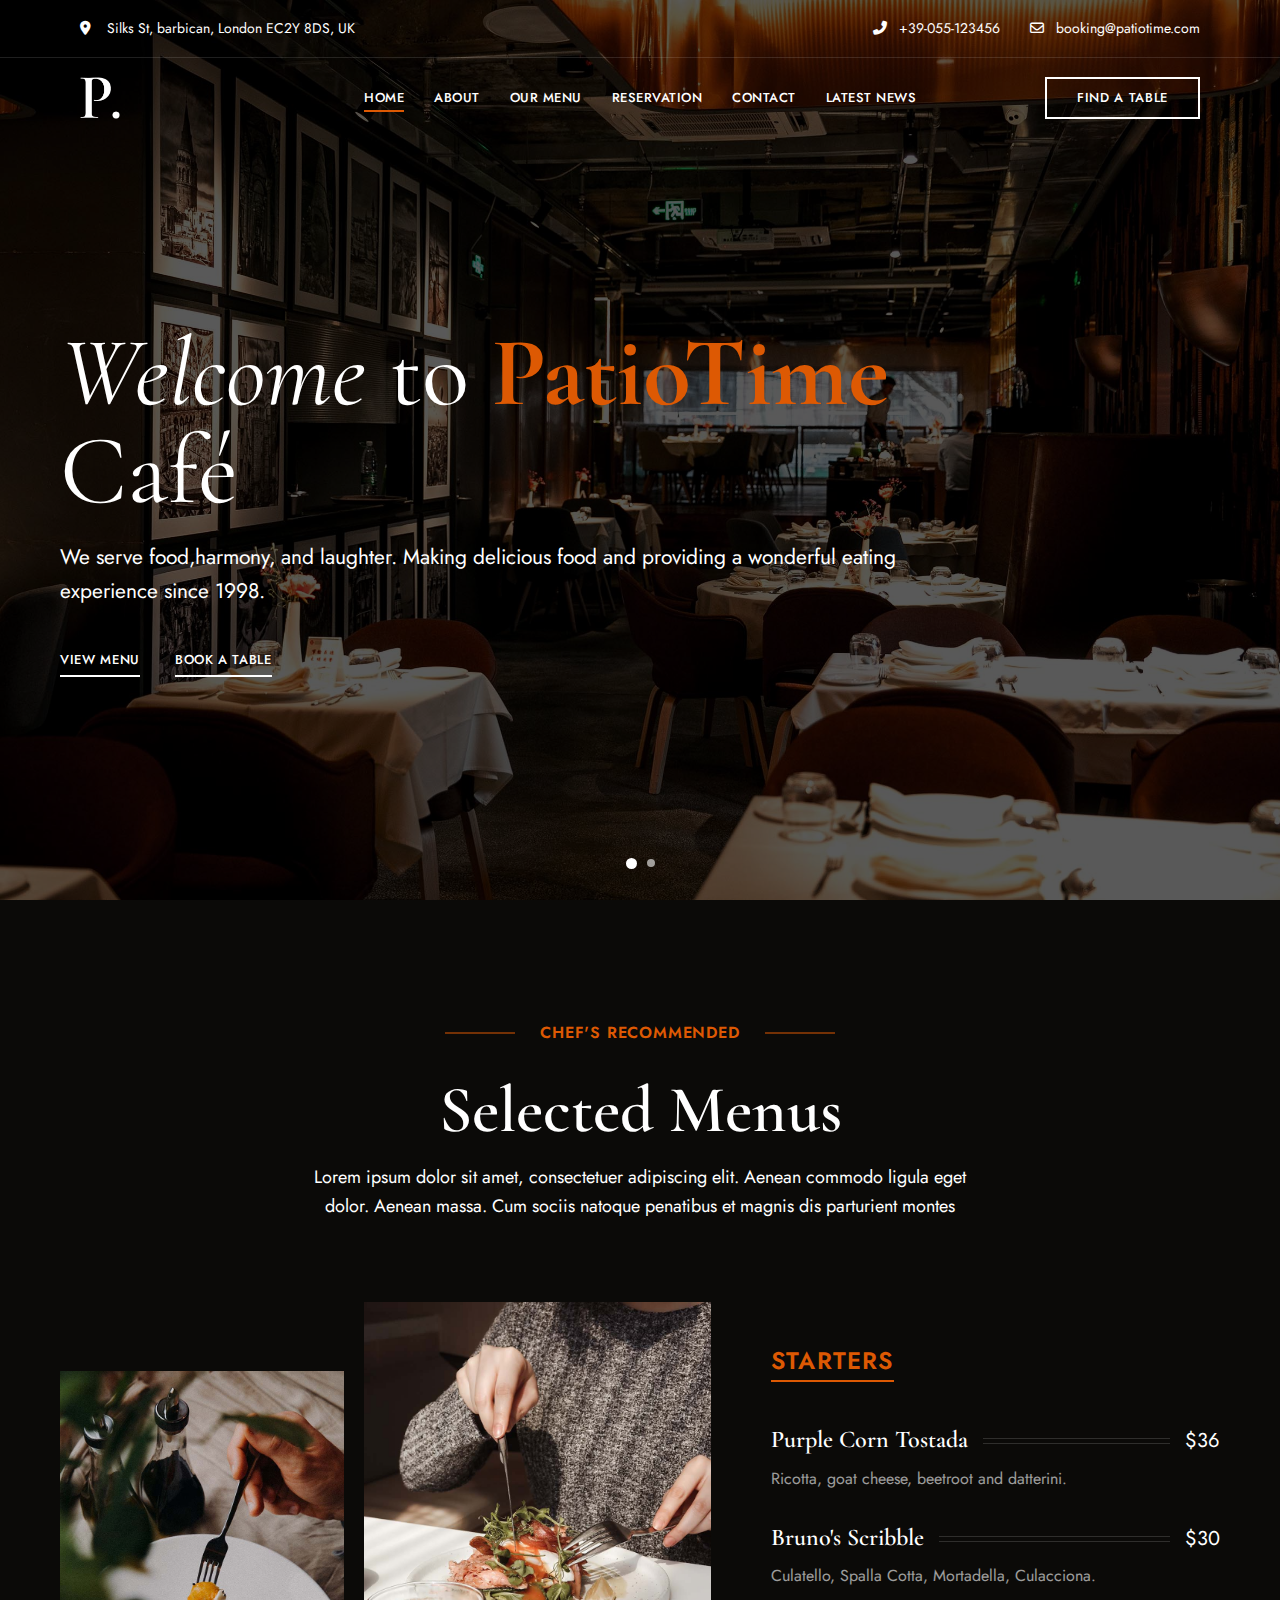
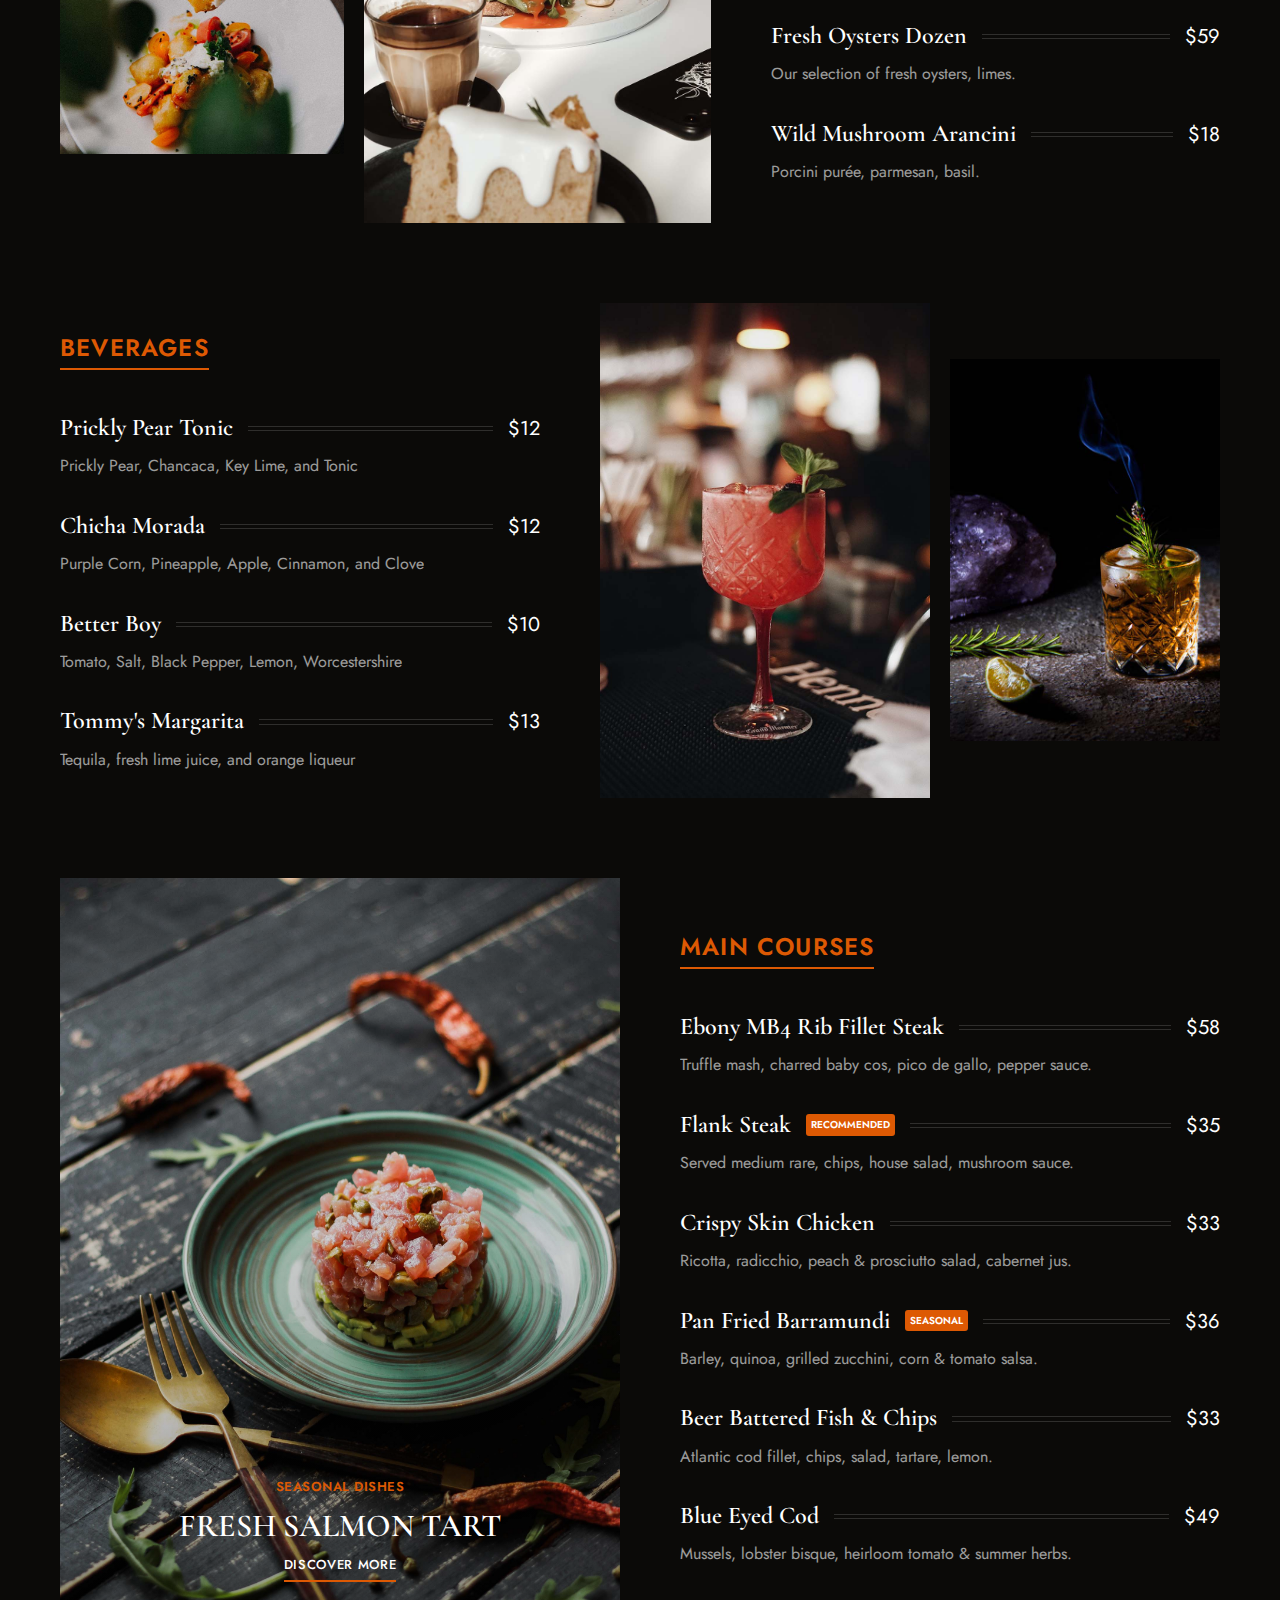
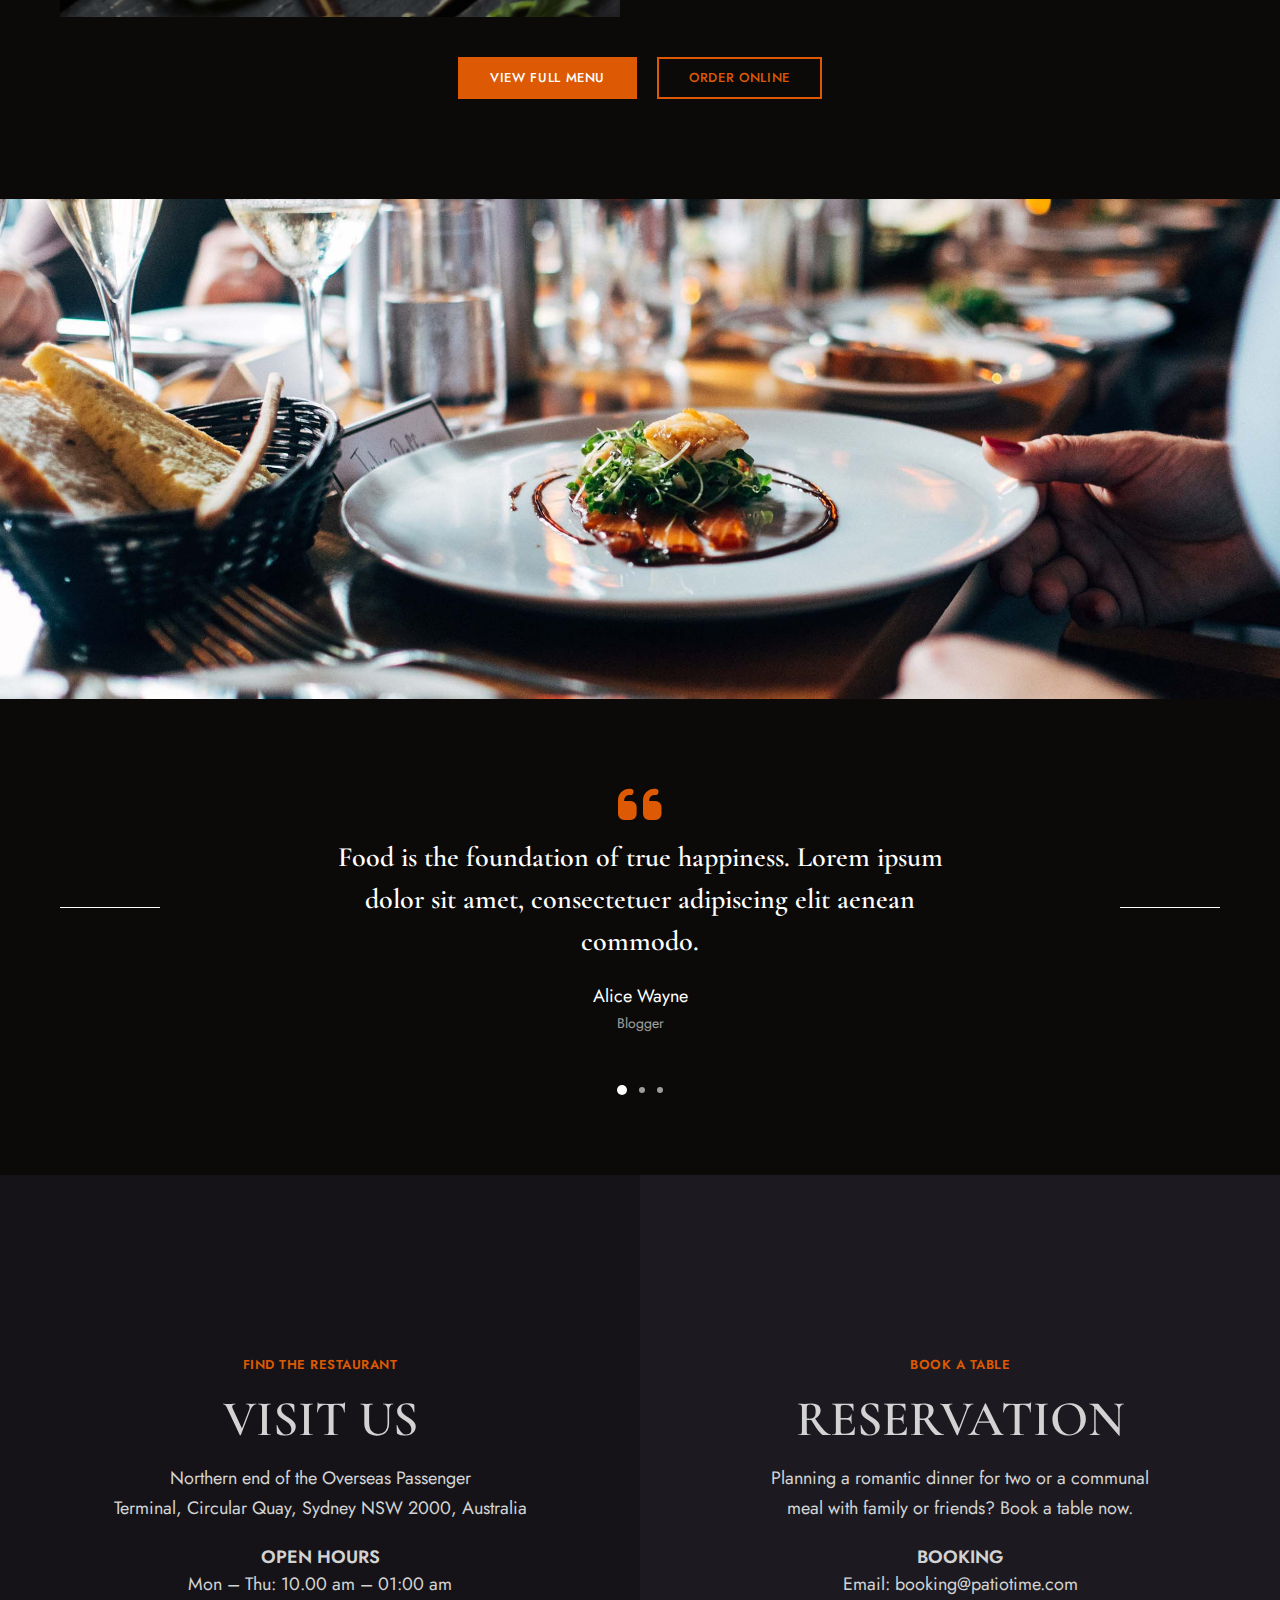
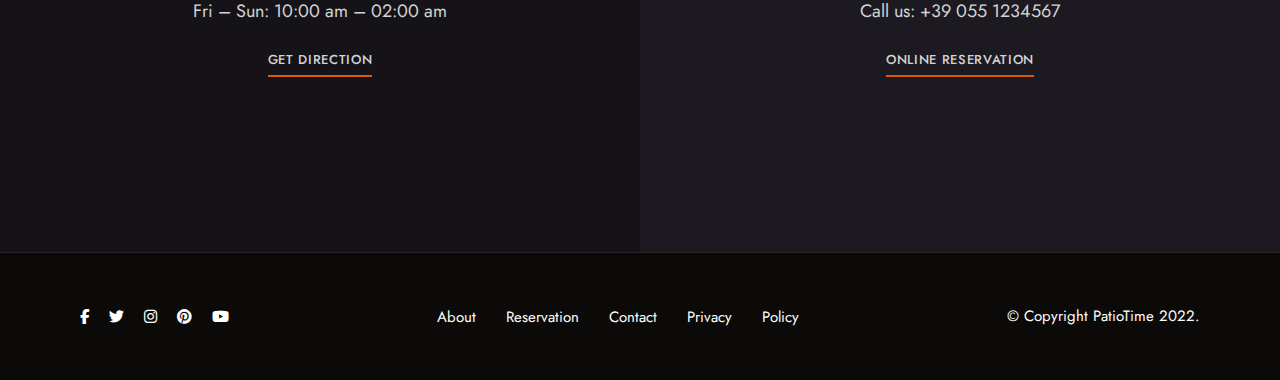
<file: src/index.html>
<!DOCTYPE html>
<html lang="en">
    <head>
        <meta charset="UTF-8" />
        <meta http-equiv="X-UA-Compatible" content="IE=edge" />
        <meta name="viewport" content="width=device-width, initial-scale=1.0" />
        <link rel="stylesheet" href="./public/css/main.css" />
        <title>Home</title>
        <link rel="preconnect" href="https://fonts.googleapis.com" />
        <link rel="preconnect" href="https://fonts.gstatic.com" crossorigin />
        <link
            href="https://fonts.googleapis.com/css2?family=Cormorant+Garamond:wght@300;400;500;600;700&family=Jost:wght@200;300;400;500;600&display=swap"
            rel="stylesheet"
        />
        <link
            rel="stylesheet"
            href="https://cdnjs.cloudflare.com/ajax/libs/font-awesome/6.2.0/css/all.min.css"
        />
    </head>
    <body>
        <div class="wrapper">
            <!-- Header -->
            <header class="header">
                <!-- Contact -->
                <div class="overlay" id="overlay"></div>
                <div class="header__contact--wrap">
                    <div class="container-max">
                        <div class="header__contact">
                            <div class="header__contact--location">
                                <i class="fa-solid fa-location-dot"></i>
                                <span>
                                    Silks St, barbican, London EC2Y 8DS, UK
                                </span>
                            </div>
                            <div class="header__contact--address">
                                <div class="header__contact--address__phone">
                                    <i class="fa-solid fa-phone-flip"></i>
                                    +39-055-123456
                                </div>
                                <div class="header__contact--address__mail">
                                    <i class="fa-regular fa-envelope"></i>
                                    booking@patiotime.com
                                </div>
                            </div>
                        </div>
                    </div>
                </div>
                <!-- Navbar -->
                <div class="container-max">
                    <div class="header__navbar">
                        <div class="header__navbar--logo">
                            <a href="./index.html" class="">
                                <img src="./public/img/P-logo.png" alt="" />
                            </a>
                        </div>
                        <ul class="header__navbar--menu" id="box-menu">
                            <li class="header__navbar--menu__logo">
                                <a href="./index.html" class="">
                                    <img src="./public/img/P-logo.png" alt="" />
                                </a>
                            </li>
                            <li class="header__navbar--menu__item">
                                <a
                                    href="#!"
                                    class="header__navbar--menu__link active"
                                >
                                    <span> Home </span>
                                    <!-- <i class="fa-solid fa-chevron-down"></i> -->
                                </a>
                            </li>
                            <li class="header__navbar--menu__item">
                                <a
                                    href="./about.html"
                                    class="header__navbar--menu__link"
                                >
                                    <span> about </span>
                                    <!-- <i class="fa-solid fa-chevron-down"></i> -->
                                </a>
                            </li>
                            <li class="header__navbar--menu__item">
                                <a
                                    href="./OurMenu.html"
                                    class="header__navbar--menu__link"
                                >
                                    <span> Our Menu </span>
                                </a>
                            </li>
                            <li class="header__navbar--menu__item">
                                <a
                                    href="./reservation.html"
                                    class="header__navbar--menu__link"
                                >
                                    <span> reservation </span>
                                </a>
                            </li>
                            <li class="header__navbar--menu__item">
                                <a
                                    href="./contact.html"
                                    class="header__navbar--menu__link"
                                >
                                    <span> Contact </span>
                                </a>
                            </li>
                            <li class="header__navbar--menu__item">
                                <a
                                    href="./lastNew.html"
                                    class="header__navbar--menu__link"
                                >
                                    <span> Latest news </span>
                                </a>
                            </li>
                            <li
                                class="header__navbar--menu__close_btn"
                                id="btn-close"
                            >
                                <i class="fa-solid fa-xmark"></i>
                            </li>
                        </ul>
                        <div class="header__navbar--button">
                            <a href="#!" class="btn btn--secondary"
                                >Find a table</a
                            >
                        </div>
                        <div class="header__navbar--toggle" id="toggle">
                            <i class="fa-solid fa-bars"></i>
                        </div>
                    </div>
                </div>

                <div class="container">
                    <!-- Content -->
                    <div class="header__content">
                        <div class="header__content--layout"></div>
                        <h2 class="header__content--heading">
                            <i>Welcome</i> to <span>PatioTime</span> Café
                        </h2>
                        <p class="header__content--desc">
                            We serve food,harmony, and laughter. Making
                            delicious food and providing a wonderful eating
                            experience since 1998.
                        </p>
                        <div class="header__content--link">
                            <a
                                href=""
                                class="link__underline--hover header__content--link__view-menu"
                                >View menu</a
                            >
                            <a
                                href=""
                                class="link__underline--hover header__content--link__book-a-table"
                                >Book a table</a
                            >
                        </div>
                    </div>

                    <ul class="header__slide">
                        <li
                            class="header__slide--btn active"
                            id="slideBtn1"
                        ></li>
                        <li class="header__slide--btn" id="slideBtn2"></li>
                    </ul>
                </div>
            </header>

            <!-- Main -->
            <main>
                <!-- Selected menus -->
                <section class="selectedMenu--wrap">
                    <div class="container">
                        <div class="selectedMenu">
                            <p class="selectedMenu__tag">CHEF'S RECOMMENDED</p>
                            <h2 class="selectedMenu__heading">
                                Selected Menus
                            </h2>
                            <p class="selectedMenu__desc">
                                Lorem ipsum dolor sit amet, consectetuer
                                adipiscing elit. Aenean commodo ligula eget
                                dolor. Aenean massa. Cum sociis natoque
                                penatibus et magnis dis parturient montes
                            </p>
                        </div>
                    </div>
                </section>
                <section class="typeMenu">
                    <div class="container typeMenu--option">
                        <div class="typeMenu__poster">
                            <div class="typeMenu__poster--1">
                                <img src="./public/img/starters-1.jpg" alt="" />
                            </div>
                            <div class="typeMenu__poster--2">
                                <img
                                    src="./public/img/starters-2jpg.jpg"
                                    alt=""
                                />
                            </div>
                        </div>
                        <div class="typeMenu__food">
                            <div class="typeMenu__food--tag__wrap">
                                <h2 class="typeMenu__food--tag">STARTERS</h2>
                            </div>
                            <ul class="typeMenu__food--list">
                                <li class="typeMenu__food--item">
                                    <div class="typeMenu__food--item__title">
                                        <h2>Purple Corn Tostada</h2>
                                        <div class="line"></div>
                                        <span>$36</span>
                                    </div>
                                    <p class="typeMenu__food--item__desc">
                                        Ricotta, goat cheese, beetroot and
                                        datterini.
                                    </p>
                                </li>
                                <li class="typeMenu__food--item">
                                    <div class="typeMenu__food--item__title">
                                        <h2>Bruno's Scribble</h2>
                                        <div class="line"></div>
                                        <span>$30</span>
                                    </div>
                                    <p class="typeMenu__food--item__desc">
                                        Culatello, Spalla Cotta, Mortadella,
                                        Culacciona.
                                    </p>
                                </li>
                                <li class="typeMenu__food--item">
                                    <div class="typeMenu__food--item__title">
                                        <h2>Fresh Oysters Dozen</h2>
                                        <div class="line"></div>
                                        <span>$59</span>
                                    </div>
                                    <p class="typeMenu__food--item__desc">
                                        Our selection of fresh oysters, limes.
                                    </p>
                                </li>
                                <li class="typeMenu__food--item">
                                    <div class="typeMenu__food--item__title">
                                        <h2>Wild Mushroom Arancini</h2>
                                        <div class="line"></div>
                                        <span>$18</span>
                                    </div>
                                    <p class="typeMenu__food--item__desc">
                                        Porcini purée, parmesan, basil.
                                    </p>
                                </li>
                            </ul>
                        </div>
                    </div>
                </section>
                <section class="typeMenu reverse">
                    <div class="container typeMenu--option">
                        <div class="typeMenu__poster">
                            <div class="typeMenu__poster--1">
                                <img
                                    src="./public/img/beverages-2.jpg"
                                    alt=""
                                />
                            </div>
                            <div class="typeMenu__poster--2">
                                <img
                                    src="./public/img/beverages-1.jpg"
                                    alt=""
                                />
                            </div>
                        </div>
                        <div class="typeMenu__food">
                            <div class="typeMenu__food--tag__wrap">
                                <h2 class="typeMenu__food--tag">BEVERAGES</h2>
                            </div>
                            <ul class="typeMenu__food--list">
                                <li class="typeMenu__food--item">
                                    <div class="typeMenu__food--item__title">
                                        <h2>Prickly Pear Tonic</h2>
                                        <div class="line"></div>
                                        <span>$12</span>
                                    </div>
                                    <p class="typeMenu__food--item__desc">
                                        Prickly Pear, Chancaca, Key Lime, and
                                        Tonic
                                    </p>
                                </li>
                                <li class="typeMenu__food--item">
                                    <div class="typeMenu__food--item__title">
                                        <h2>Chicha Morada</h2>
                                        <div class="line"></div>
                                        <span>$12</span>
                                    </div>
                                    <p class="typeMenu__food--item__desc">
                                        Purple Corn, Pineapple, Apple, Cinnamon,
                                        and Clove
                                    </p>
                                </li>
                                <li class="typeMenu__food--item">
                                    <div class="typeMenu__food--item__title">
                                        <h2>Better Boy</h2>
                                        <div class="line"></div>
                                        <span>$10</span>
                                    </div>
                                    <p class="typeMenu__food--item__desc">
                                        Tomato, Salt, Black Pepper, Lemon,
                                        Worcestershire
                                    </p>
                                </li>
                                <li class="typeMenu__food--item">
                                    <div class="typeMenu__food--item__title">
                                        <h2>Tommy's Margarita</h2>
                                        <div class="line"></div>
                                        <span>$13</span>
                                    </div>
                                    <p class="typeMenu__food--item__desc">
                                        Tequila, fresh lime juice, and orange
                                        liqueur
                                    </p>
                                </li>
                            </ul>
                        </div>
                    </div>
                </section>
                <section class="typeMenu img-1">
                    <div class="container typeMenu--option">
                        <a href="" class="typeMenu__poster">
                            <div class="typeMenu__poster--img__1">
                                <img src="./public/img/sesstion-3.jpg" alt="" />
                            </div>
                            <div href="#!" class="typeMenu__poster--content">
                                <h4>SEASONAL DISHES</h4>
                                <h2>Fresh salmon tart</h2>
                                <div class="type__poster--link">
                                    <span
                                        class="link__underline--hover type__poster--link__btn"
                                        >DisCover More</span
                                    >
                                </div>
                            </div>
                        </a>
                        <div class="typeMenu__food">
                            <div class="typeMenu__food--tag__wrap">
                                <h2 class="typeMenu__food--tag">
                                    main courses
                                </h2>
                            </div>
                            <ul class="typeMenu__food--list">
                                <li class="typeMenu__food--item">
                                    <div class="typeMenu__food--item__title">
                                        <h2>Ebony MB4 Rib Fillet Steak</h2>
                                        <div class="line"></div>
                                        <span>$58</span>
                                    </div>
                                    <p class="typeMenu__food--item__desc">
                                        Truffle mash, charred baby cos, pico de
                                        gallo, pepper sauce.
                                    </p>
                                </li>
                                <li class="typeMenu__food--item">
                                    <div class="typeMenu__food--item__title">
                                        <h2>Flank Steak</h2>
                                        <div>
                                            <span
                                                class="typeMenu__food--item--tag"
                                                >RECOMMENDED</span
                                            >
                                        </div>
                                        <div class="line"></div>
                                        <span>$35</span>
                                    </div>
                                    <p class="typeMenu__food--item__desc">
                                        Served medium rare, chips, house salad,
                                        mushroom sauce.
                                    </p>
                                </li>
                                <li class="typeMenu__food--item">
                                    <div class="typeMenu__food--item__title">
                                        <h2>Crispy Skin Chicken</h2>
                                        <div class="line"></div>
                                        <span>$33</span>
                                    </div>
                                    <p class="typeMenu__food--item__desc">
                                        Ricotta, radicchio, peach & prosciutto
                                        salad, cabernet jus.
                                    </p>
                                </li>
                                <li class="typeMenu__food--item">
                                    <div class="typeMenu__food--item__title">
                                        <h2>Pan Fried Barramundi</h2>
                                        <div>
                                            <span
                                                class="typeMenu__food--item--tag"
                                                >SEASONAL</span
                                            >
                                        </div>
                                        <div class="line"></div>
                                        <span>$36</span>
                                    </div>
                                    <p class="typeMenu__food--item__desc">
                                        Barley, quinoa, grilled zucchini, corn &
                                        tomato salsa.
                                    </p>
                                </li>
                                <li class="typeMenu__food--item">
                                    <div class="typeMenu__food--item__title">
                                        <h2>Beer Battered Fish & Chips</h2>
                                        <div class="line"></div>
                                        <span>$33</span>
                                    </div>
                                    <p class="typeMenu__food--item__desc">
                                        Atlantic cod fillet, chips, salad,
                                        tartare, lemon.
                                    </p>
                                </li>
                                <li class="typeMenu__food--item">
                                    <div class="typeMenu__food--item__title">
                                        <h2>Blue Eyed Cod</h2>
                                        <div class="line"></div>
                                        <span>$49</span>
                                    </div>
                                    <p class="typeMenu__food--item__desc">
                                        Mussels, lobster bisque, heirloom tomato
                                        & summer herbs.
                                    </p>
                                </li>
                            </ul>
                        </div>
                    </div>
                </section>
                <section class="btn__navigation">
                    <div class="container">
                        <div class="btn__navigation--link">
                            <a href="#!" class="btn btn--secondary"
                                >View full Menu</a
                            >
                            <a href="#!" class="btn btn--secondary"
                                >Order online</a
                            >
                        </div>
                    </div>
                </section>
                <section class="poster__food"></section>
                <section class="info__food">
                    <div class="container">
                        <div class="info__food--item">
                            <div class="info__food--item__content">
                                <div class="info__food--item__icon">
                                    <i class="fa-solid fa-quote-left"></i>
                                </div>
                                <div class="info__food--item__desc">
                                    <p>
                                        Food is the foundation of true
                                        happiness. Lorem ipsum dolor sit amet,
                                        consectetuer adipiscing elit aenean
                                        commodo.
                                    </p>
                                </div>
                                <div class="info__food--item__infoAuthor">
                                    <p
                                        class="info__food--item__infoAuthor--name"
                                    >
                                        Alice Wayne
                                    </p>
                                    <p
                                        class="info__food--item__infoAuthor--job"
                                    >
                                        Blogger
                                    </p>
                                </div>
                            </div>
                        </div>
                        <div class="info__food--slide">
                            <div class="info__food--slide__btn active"></div>
                            <div class="info__food--slide__btn"></div>
                            <div class="info__food--slide__btn"></div>
                        </div>
                    </div>
                </section>
                <section class="orderTimer">
                    <div class="orderTimer__box">
                        <div class="orderTimer__box--content">
                            <h4 class="orderTimer__box--content__tag">
                                Find the restaurant
                            </h4>
                            <h2 class="orderTimer__box--content__title">
                                Visit us
                            </h2>
                            <p class="orderTimer__box--content__desc">
                                Northern end of the Overseas Passenger
                                <br />
                                Terminal, Circular Quay, Sydney NSW 2000,
                                Australia
                            </p>
                            <div class="orderTimer__box--content__timeOpen">
                                <span>Open Hours</span>
                                <p class="">Mon – Thu: 10.00 am – 01:00 am</p>
                                <p class="">Fri – Sun: 10:00 am – 02:00 am</p>
                            </div>
                            <div class="orderTimer__box--content__btn">
                                <a href="#!" class="link__underline--hover"
                                    >Get direction</a
                                >
                            </div>
                        </div>
                        <a href="#!" class="orderTimer__box--link"></a>
                    </div>
                    <div class="orderTimer__box">
                        <div class="orderTimer__box--content">
                            <h4 class="orderTimer__box--content__tag">
                                book a table
                            </h4>
                            <h2 class="orderTimer__box--content__title">
                                reservation
                            </h2>
                            <p class="orderTimer__box--content__desc">
                                Planning a romantic dinner for two or a communal
                                <br />
                                meal with family or friends? Book a table now.
                            </p>
                            <div class="orderTimer__box--content__timeOpen">
                                <span>Booking</span>
                                <p class="">Email: booking@patiotime.com</p>
                                <p class="">Call us: +39 055 1234567</p>
                            </div>
                            <div class="orderTimer__box--content__btn">
                                <a href="#!" class="link__underline--hover"
                                    >Online Reservation</a
                                >
                            </div>
                        </div>
                        <a href="#!" class="orderTimer__box--link"></a>
                    </div>
                </section>

                <!-- footer -->
                <footer class="footer">
                    <div class="container-max">
                        <div class="footer__box">
                            <div class="footer__box--social">
                                <ul class="footer__box--social__list">
                                    <li class="footer__box--social__list--item">
                                        <a
                                            href=""
                                            class="footer__box--social__list--item__link"
                                        >
                                            <i
                                                class="fa-brands fa-facebook-f"
                                            ></i>
                                        </a>
                                    </li>
                                    <li class="footer__box--social__list--item">
                                        <a
                                            href=""
                                            class="footer__box--social__list--item__link"
                                        >
                                            <i class="fa-brands fa-twitter"></i>
                                        </a>
                                    </li>
                                    <li class="footer__box--social__list--item">
                                        <a
                                            href=""
                                            class="footer__box--social__list--item__link"
                                        >
                                            <i
                                                class="fa-brands fa-instagram"
                                            ></i>
                                        </a>
                                    </li>
                                    <li class="footer__box--social__list--item">
                                        <a
                                            href=""
                                            class="footer__box--social__list--item__link"
                                        >
                                            <i
                                                class="fa-brands fa-pinterest"
                                            ></i>
                                        </a>
                                    </li>
                                    <li class="footer__box--social__list--item">
                                        <a
                                            href=""
                                            class="footer__box--social__list--item__link"
                                        >
                                            <i class="fa-brands fa-youtube"></i>
                                        </a>
                                    </li>
                                </ul>
                            </div>
                            <div class="footer__box--menu">
                                <ul class="footer__box--menu__list">
                                    <li class="footer__box--menu__list--item">
                                        <a
                                            href=""
                                            class="footer__box--menu__list--item__link"
                                            >About</a
                                        >
                                    </li>
                                    <li class="footer__box--menu__list--item">
                                        <a
                                            href=""
                                            class="footer__box--menu__list--item__link"
                                            >Reservation</a
                                        >
                                    </li>
                                    <li class="footer__box--menu__list--item">
                                        <a
                                            href=""
                                            class="footer__box--menu__list--item__link"
                                            >Contact</a
                                        >
                                    </li>
                                    <li class="footer__box--menu__list--item">
                                        <a
                                            href=""
                                            class="footer__box--menu__list--item__link"
                                            >Privacy</a
                                        >
                                    </li>
                                    <li class="footer__box--menu__list--item">
                                        <a
                                            href=""
                                            class="footer__box--menu__list--item__link"
                                            >Policy</a
                                        >
                                    </li>
                                </ul>
                            </div>
                            <div class="footer__box--src">
                                <p>© Copyright PatioTime 2022.</p>
                            </div>
                        </div>
                    </div>
                </footer>
            </main>
        </div>
        <script>
            const toggle = document.querySelector('#toggle');
            const containerMenu = document.querySelector('#box-menu');
            const btnClose = document.querySelector('#btn-close');
            const overlay = document.querySelector('.overlay');

            if (toggle) {
                toggle.onclick = () => {
                    containerMenu.style.transform = ' translateX(0)';
                    overlay.style.display = 'block';
                };
            }

            if (btnClose) {
                btnClose.onclick = () => {
                    containerMenu.style.transform = ' translateX(100%)';
                    overlay.style.display = 'none';
                };
            }

            if (overlay) {
                overlay.onclick = () => {
                    containerMenu.style.transform = ' translateX(100%)';
                    overlay.style.display = 'none';
                };
            }
        </script>
    </body>
</html>
</file>
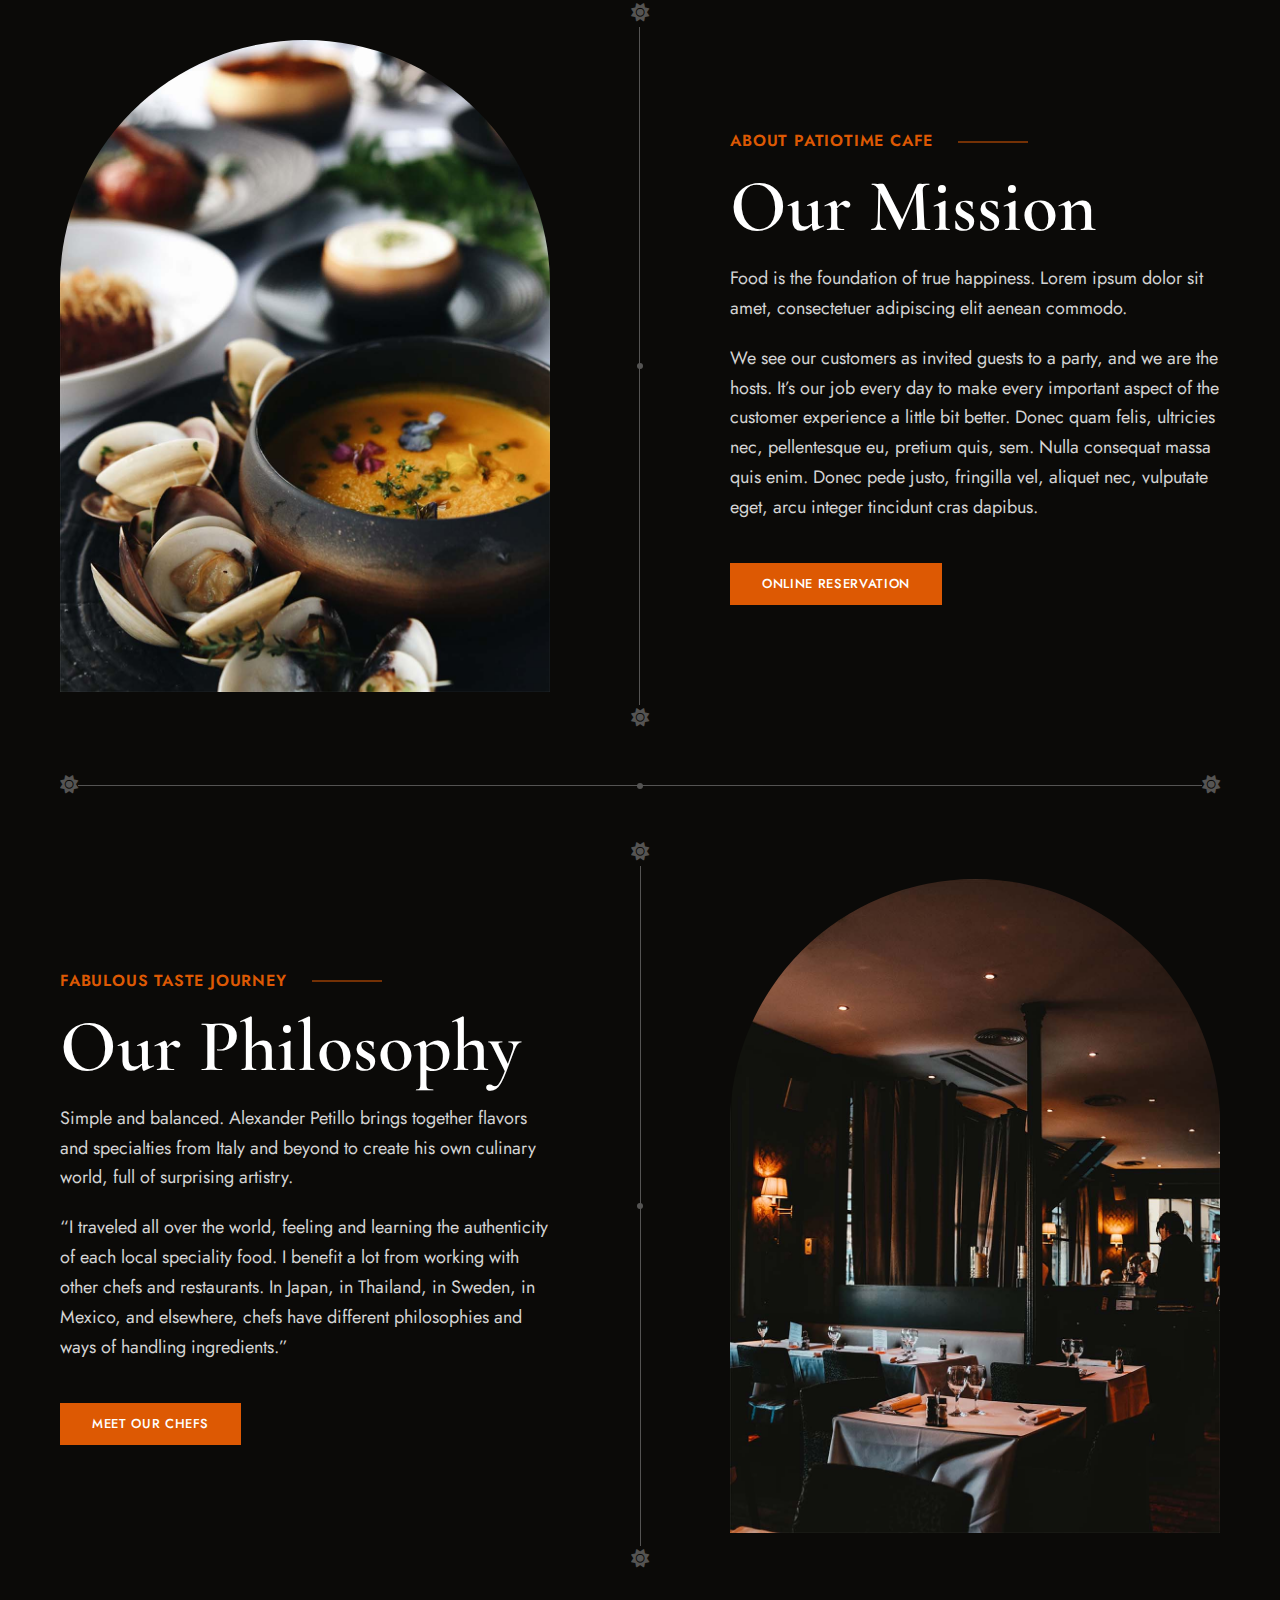
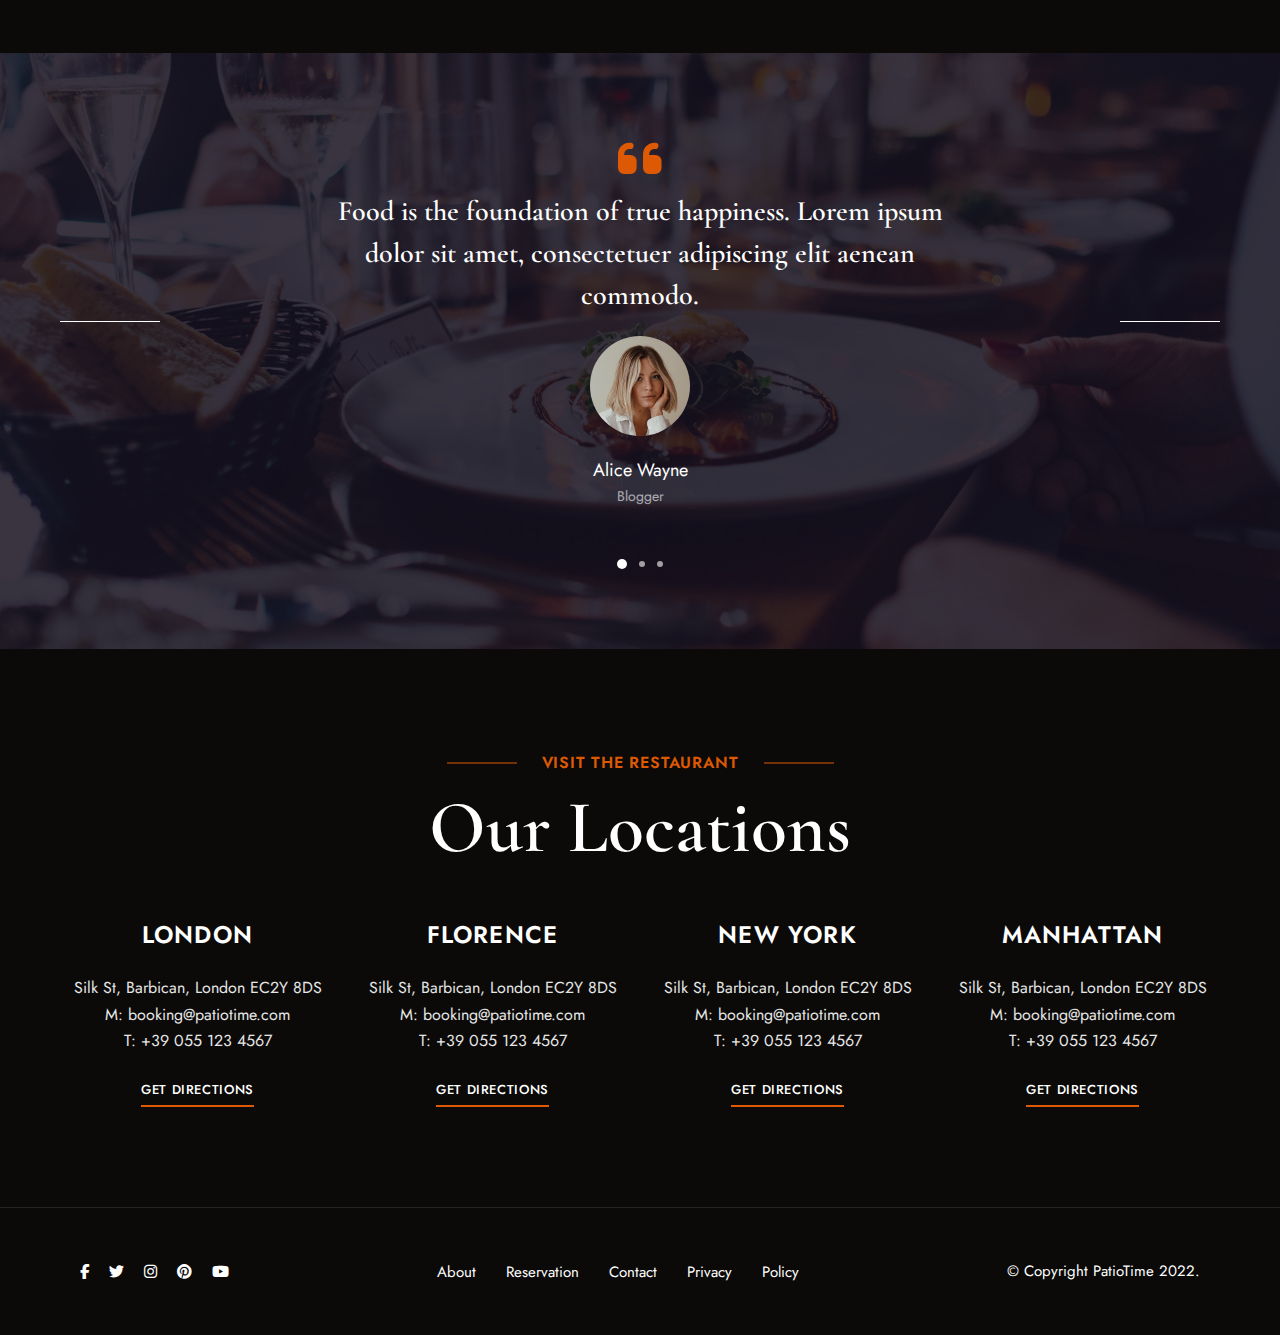
<file: src/about.html>
<!DOCTYPE html>
<html lang="en">
    <head>
        <meta charset="UTF-8" />
        <meta http-equiv="X-UA-Compatible" content="IE=edge" />
        <meta name="viewport" content="width=device-width, initial-scale=1.0" />
        <link rel="stylesheet" href="./public/css/main.css" />
        <title>About</title>
        <link rel="preconnect" href="https://fonts.googleapis.com" />
        <link rel="preconnect" href="https://fonts.gstatic.com" crossorigin />
        <link
            href="https://fonts.googleapis.com/css2?family=Cormorant+Garamond:wght@300;400;500;600;700&family=Jost:wght@200;300;400;500;600&display=swap"
            rel="stylesheet"
        />
        <link
            rel="stylesheet"
            href="https://cdnjs.cloudflare.com/ajax/libs/font-awesome/6.2.0/css/all.min.css"
        />
    </head>
    <body>
        <main>
            <section class="ourMission--wrapper">
                <div class="container">
                    <div class="ourMission">
                        <div class="ourMission__img">
                            <img src="./public/img/img-40.jpg" alt="" />
                        </div>

                        <div class="line__container none-tablet">
                            <div class="line__icon">
                                <i class="fa-solid fa-sun"></i>
                            </div>
                            <div class="line__long"></div>
                            <div class="line__icon">
                                <i class="fa-solid fa-sun"></i>
                            </div>
                        </div>
                        <div class="ourMission__content">
                            <p class="ourMission__content--tag global__tag">
                                ABOUT PATIOTIME CAFE
                            </p>
                            <h2 class="ourMission__content--title">
                                Our Mission
                            </h2>
                            <p class="ourMission__content--text">
                                Food is the foundation of true happiness. Lorem
                                ipsum dolor sit amet, consectetuer adipiscing
                                elit aenean commodo.
                            </p>
                            <p class="ourMission__content--text">
                                We see our customers as invited guests to a
                                party, and we are the hosts. It’s our job every
                                day to make every important aspect of the
                                customer experience a little bit better. Donec
                                quam felis, ultricies nec, pellentesque eu,
                                pretium quis, sem. Nulla consequat massa quis
                                enim. Donec pede justo, fringilla vel, aliquet
                                nec, vulputate eget, arcu integer tincidunt cras
                                dapibus.
                            </p>
                            <a href="#!" class="btn ourMission__content--btn"
                                >Online reservation</a
                            >
                        </div>
                    </div>
                </div>
            </section>
            <div class="container">
                <div class="line__container flex-row">
                    <div class="line__icon">
                        <i class="fa-solid fa-sun"></i>
                    </div>
                    <div class="line__long long-row"></div>
                    <div class="line__icon">
                        <i class="fa-solid fa-sun"></i>
                    </div>
                </div>
            </div>
            <section class="ourMission--wrapper">
                <div class="container">
                    <div class="ourMission reverse">
                        <div class="ourMission__img">
                            <img src="./public/img/img-41.jpg" alt="" />
                        </div>

                        <div class="line__container none-tablet">
                            <div class="line__icon">
                                <i class="fa-solid fa-sun"></i>
                            </div>
                            <div class="line__long"></div>
                            <div class="line__icon">
                                <i class="fa-solid fa-sun"></i>
                            </div>
                        </div>
                        <div class="ourMission__content">
                            <p class="ourMission__content--tag global__tag">
                                FABULOUS TASTE JOURNEY
                            </p>
                            <h2 class="ourMission__content--title">
                                Our Philosophy
                            </h2>
                            <p class="ourMission__content--text">
                                Simple and balanced. Alexander Petillo brings
                                together flavors and specialties from Italy and
                                beyond to create his own culinary world, full of
                                surprising artistry.
                            </p>
                            <p class="ourMission__content--text">
                                “I traveled all over the world, feeling and
                                learning the authenticity of each local
                                speciality food. I benefit a lot from working
                                with other chefs and restaurants. In Japan, in
                                Thailand, in Sweden, in Mexico, and elsewhere,
                                chefs have different philosophies and ways of
                                handling ingredients.”
                            </p>
                            <a href="#!" class="btn ourMission__content--btn"
                                >Meet our chefs</a
                            >
                        </div>
                    </div>
                </div>
            </section>
            <section class="info__food info__food--bg">
                <div class="container">
                    <div class="info__food--item">
                        <div class="info__food--item__content">
                            <div class="info__food--item__icon">
                                <i class="fa-solid fa-quote-left"></i>
                            </div>
                            <div class="info__food--item__desc">
                                <p>
                                    Food is the foundation of true happiness.
                                    Lorem ipsum dolor sit amet, consectetuer
                                    adipiscing elit aenean commodo.
                                </p>
                            </div>
                            <div class="info__food--item__avatar">
                                <img
                                    src="./public/img/quote-author-3.jpg"
                                    alt=""
                                />
                            </div>
                            <div class="info__food--item__infoAuthor">
                                <p class="info__food--item__infoAuthor--name">
                                    Alice Wayne
                                </p>
                                <p class="info__food--item__infoAuthor--job">
                                    Blogger
                                </p>
                            </div>
                        </div>
                    </div>
                    <div class="info__food--slide">
                        <div class="info__food--slide__btn active"></div>
                        <div class="info__food--slide__btn"></div>
                        <div class="info__food--slide__btn"></div>
                    </div>
                </div>
            </section>
            <section class="ourLocation--wrapper">
                <div class="container">
                    <div class="ourLocation">
                        <div class="ourLocation__tag">
                            <p class="global__tag">VISIT THE RESTAURANT</p>
                        </div>
                        <div class="ourLocation__title">
                            <h2 class="heading">Our Locations</h2>
                        </div>
                        <ul class="ourLocation__list">
                            <li class="ourLocation__item">
                                <h3 class="ourLocation__item--title">LONDON</h3>
                                <p class="ourLocation__item--address">
                                    Silk St, Barbican, London EC2Y 8DS <br />
                                    M: <a href="#!"> booking@patiotime.com </a
                                    ><br />
                                    T: <a href="#!"> +39 055 123 4567</a>
                                </p>
                                <div class="ourLocation__item--link">
                                    <a href="#!" class="link__underline--hover"
                                        >GET DIRECTIONS</a
                                    >
                                </div>
                            </li>
                            <li class="ourLocation__item">
                                <h3 class="ourLocation__item--title">
                                    FLORENCE
                                </h3>
                                <p class="ourLocation__item--address">
                                    Silk St, Barbican, London EC2Y 8DS <br />
                                    M: <a href="#!"> booking@patiotime.com </a
                                    ><br />
                                    T: <a href="#!"> +39 055 123 4567</a>
                                </p>
                                <div class="ourLocation__item--link">
                                    <a href="#!" class="link__underline--hover"
                                        >GET DIRECTIONS</a
                                    >
                                </div>
                            </li>
                            <li class="ourLocation__item">
                                <h3 class="ourLocation__item--title">
                                    NEW YORK
                                </h3>
                                <p class="ourLocation__item--address">
                                    Silk St, Barbican, London EC2Y 8DS <br />
                                    M: <a href="#!"> booking@patiotime.com </a
                                    ><br />
                                    T: <a href="#!"> +39 055 123 4567</a>
                                </p>
                                <div class="ourLocation__item--link">
                                    <a href="#!" class="link__underline--hover"
                                        >GET DIRECTIONS</a
                                    >
                                </div>
                            </li>
                            <li class="ourLocation__item">
                                <h3 class="ourLocation__item--title">
                                    MANHATTAN
                                </h3>
                                <p class="ourLocation__item--address">
                                    Silk St, Barbican, London EC2Y 8DS <br />
                                    M: <a href="#!"> booking@patiotime.com </a
                                    ><br />
                                    T: <a href="#!"> +39 055 123 4567</a>
                                </p>
                                <div class="ourLocation__item--link">
                                    <a href="#!" class="link__underline--hover"
                                        >GET DIRECTIONS</a
                                    >
                                </div>
                            </li>
                        </ul>
                    </div>
                </div>
            </section>
        </main>
        <footer class="footer">
            <div class="container-max">
                <div class="footer__box">
                    <div class="footer__box--social">
                        <ul class="footer__box--social__list">
                            <li class="footer__box--social__list--item">
                                <a
                                    href=""
                                    class="footer__box--social__list--item__link"
                                >
                                    <i class="fa-brands fa-facebook-f"></i>
                                </a>
                            </li>
                            <li class="footer__box--social__list--item">
                                <a
                                    href=""
                                    class="footer__box--social__list--item__link"
                                >
                                    <i class="fa-brands fa-twitter"></i>
                                </a>
                            </li>
                            <li class="footer__box--social__list--item">
                                <a
                                    href=""
                                    class="footer__box--social__list--item__link"
                                >
                                    <i class="fa-brands fa-instagram"></i>
                                </a>
                            </li>
                            <li class="footer__box--social__list--item">
                                <a
                                    href=""
                                    class="footer__box--social__list--item__link"
                                >
                                    <i class="fa-brands fa-pinterest"></i>
                                </a>
                            </li>
                            <li class="footer__box--social__list--item">
                                <a
                                    href=""
                                    class="footer__box--social__list--item__link"
                                >
                                    <i class="fa-brands fa-youtube"></i>
                                </a>
                            </li>
                        </ul>
                    </div>
                    <div class="footer__box--menu">
                        <ul class="footer__box--menu__list">
                            <li class="footer__box--menu__list--item">
                                <a
                                    href=""
                                    class="footer__box--menu__list--item__link"
                                    >About</a
                                >
                            </li>
                            <li class="footer__box--menu__list--item">
                                <a
                                    href=""
                                    class="footer__box--menu__list--item__link"
                                    >Reservation</a
                                >
                            </li>
                            <li class="footer__box--menu__list--item">
                                <a
                                    href=""
                                    class="footer__box--menu__list--item__link"
                                    >Contact</a
                                >
                            </li>
                            <li class="footer__box--menu__list--item">
                                <a
                                    href=""
                                    class="footer__box--menu__list--item__link"
                                    >Privacy</a
                                >
                            </li>
                            <li class="footer__box--menu__list--item">
                                <a
                                    href=""
                                    class="footer__box--menu__list--item__link"
                                    >Policy</a
                                >
                            </li>
                        </ul>
                    </div>
                    <div class="footer__box--src">
                        <p>© Copyright PatioTime 2022.</p>
                    </div>
                </div>
            </div>
        </footer>
    </body>
</html>
</file>
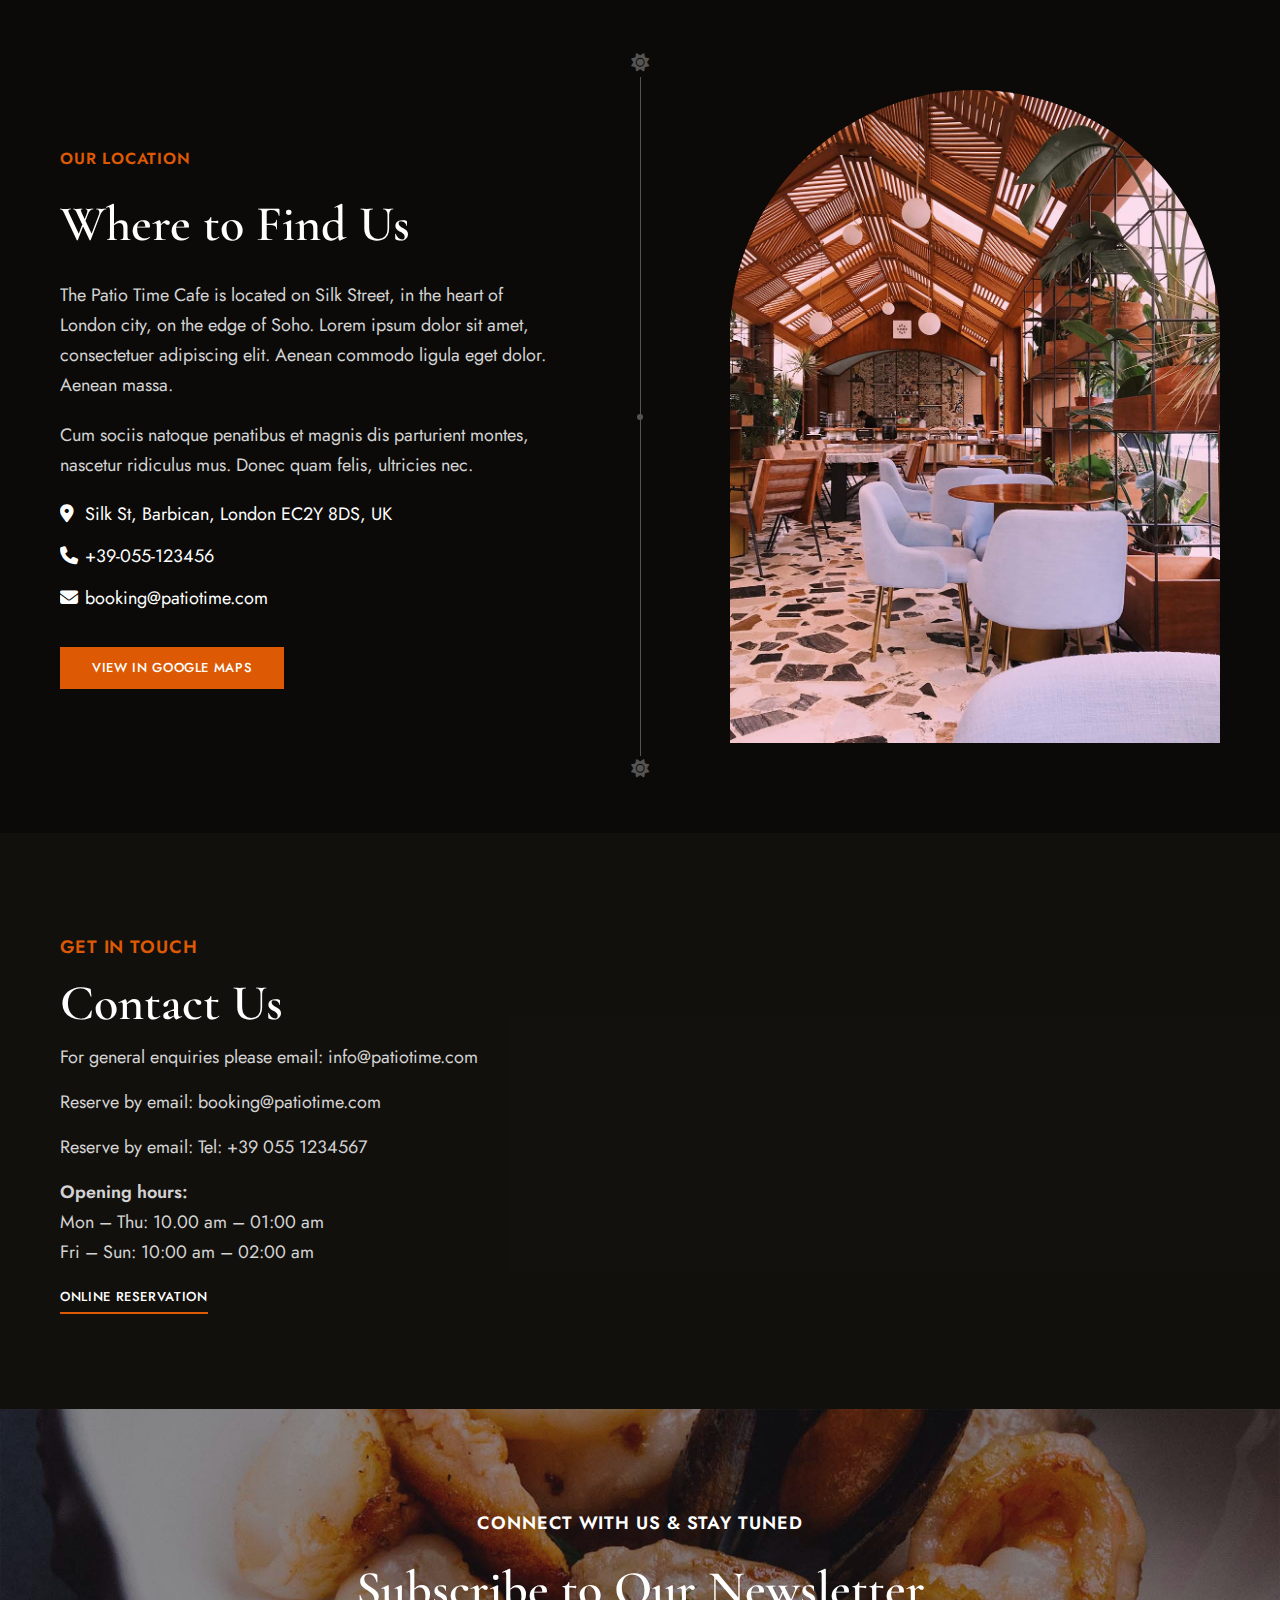
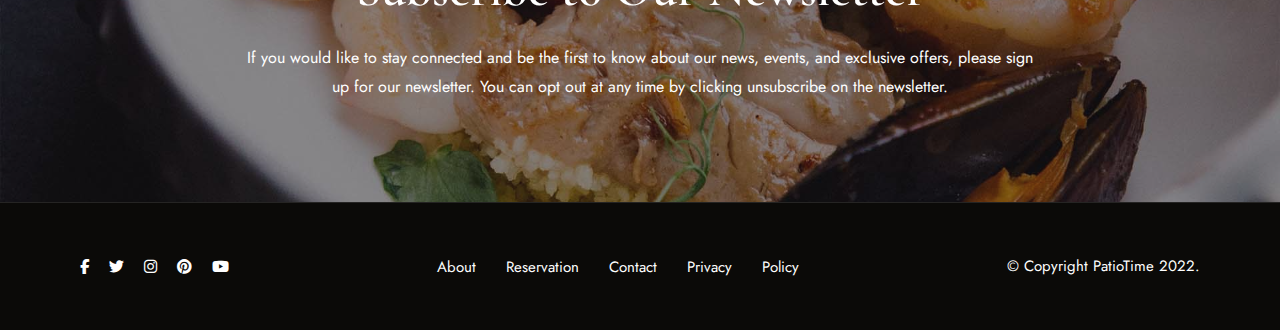
<file: src/contact.html>
<!DOCTYPE html>
<html lang="en">
    <head>
        <meta charset="UTF-8" />
        <meta http-equiv="X-UA-Compatible" content="IE=edge" />
        <meta name="viewport" content="width=device-width, initial-scale=1.0" />
        <link rel="stylesheet" href="./public/css/main.css" />
        <title>Contact</title>
        <link rel="preconnect" href="https://fonts.googleapis.com" />
        <link rel="preconnect" href="https://fonts.gstatic.com" crossorigin />
        <link
            href="https://fonts.googleapis.com/css2?family=Cormorant+Garamond:wght@300;400;500;600;700&family=Jost:wght@200;300;400;500;600&display=swap"
            rel="stylesheet"
        />
        <link
            rel="stylesheet"
            href="https://cdnjs.cloudflare.com/ajax/libs/font-awesome/6.2.0/css/all.min.css"
        />
    </head>
    <body>
        <main>
            <div class="wrapper">
                <section class="ourMission--wrapper pd-50px">
                    <div class="container">
                        <div class="ourMission reverse reverse--column">
                            <div class="ourMission__img">
                                <img
                                    src="./public/img/rezha-ramadhan-sV8M_Lkg60Y-unsplash.jpg"
                                    alt=""
                                />
                            </div>

                            <div class="line__container none-tablet">
                                <div class="line__icon">
                                    <i class="fa-solid fa-sun"></i>
                                </div>
                                <div class="line__long"></div>
                                <div class="line__icon">
                                    <i class="fa-solid fa-sun"></i>
                                </div>
                            </div>
                            <div class="ourMission__content">
                                <p
                                    class="ourMission__content--tag global__tag tag--no--line"
                                >
                                    OUR LOCATION
                                </p>
                                <h2 class="ourMission__content--title fz-50px">
                                    Where to Find Us
                                </h2>
                                <p class="ourMission__content--text">
                                    The Patio Time Cafe is located on Silk
                                    Street, in the heart of London city, on the
                                    edge of Soho. Lorem ipsum dolor sit amet,
                                    consectetuer adipiscing elit. Aenean commodo
                                    ligula eget dolor. Aenean massa.
                                </p>
                                <p class="ourMission__content--text">
                                    Cum sociis natoque penatibus et magnis dis
                                    parturient montes, nascetur ridiculus mus.
                                    Donec quam felis, ultricies nec.
                                </p>
                                <a href="#!" class="global--link mb-15">
                                    <i class="fa-solid fa-location-dot"></i>
                                    Silk St, Barbican, London EC2Y 8DS, UK
                                </a>
                                <a href="#!" class="global--link mb-15">
                                    <i class="fa-solid fa-phone"></i>
                                    +39-055-123456
                                </a>
                                <a href="#!" class="global--link mb-15">
                                    <i class="fa-solid fa-envelope"></i>
                                    booking@patiotime.com
                                </a>
                                <a
                                    href="#!"
                                    class="btn ourMission__content--btn"
                                    >View in google Maps</a
                                >
                            </div>
                        </div>
                    </div>
                </section>
                <section class="contactTimer--wrapper">
                    <div class="container">
                        <div class="contactTimer">
                            <div class="contactTimer__content">
                                <p class="contactTimer__content--tag">
                                    GET IN TOUCH
                                </p>
                                <h2
                                    class="contactTimer__content--title fz-50px"
                                >
                                    Contact Us
                                </h2>
                                <p class="contactTimer__content--text">
                                    For general enquiries please email:
                                    <a href="#!">info@patiotime.com</a>
                                </p>
                                <p class="contactTimer__content--text">
                                    Reserve by email:
                                    <a href="#!">booking@patiotime.com</a>
                                </p>
                                <p class="contactTimer__content--text">
                                    Reserve by email: Tel: +39 055 1234567
                                </p>
                                <p class="contactTimer__content--text">
                                    <b> Opening hours:</b>
                                    <br />
                                    Mon – Thu: 10.00 am – 01:00 am
                                    <br />
                                    Fri – Sun: 10:00 am – 02:00 am
                                </p>
                                <div class="contactTimer__content--link">
                                    <a
                                        href="#!"
                                        class="link__underline--hover link__underline--hover--main"
                                        >Online Reservation</a
                                    >
                                </div>
                            </div>
                            <div class="contactTimer__form"></div>
                        </div>
                    </div>
                </section>
                <section class="flow--wrapper">
                    <div class="container">
                        <div class="flow">
                            <div class="flow__content">
                                <p class="flow__content--subTitle">
                                    CONNECT WITH US & STAY TUNED
                                </p>
                                <h2 class="flow__content--title">
                                    Subscribe to Our Newsletter
                                </h2>
                                <p class="flow__content--desc">
                                    If you would like to stay connected and be
                                    the first to know about our news, events,
                                    and exclusive offers, please sign up for our
                                    newsletter. You can opt out at any time by
                                    clicking unsubscribe on the newsletter.
                                </p>
                            </div>
                        </div>
                    </div>
                </section>
            </div>
        </main>
        <footer class="footer">
            <div class="container-max">
                <div class="footer__box">
                    <div class="footer__box--social">
                        <ul class="footer__box--social__list">
                            <li class="footer__box--social__list--item">
                                <a
                                    href=""
                                    class="footer__box--social__list--item__link"
                                >
                                    <i class="fa-brands fa-facebook-f"></i>
                                </a>
                            </li>
                            <li class="footer__box--social__list--item">
                                <a
                                    href=""
                                    class="footer__box--social__list--item__link"
                                >
                                    <i class="fa-brands fa-twitter"></i>
                                </a>
                            </li>
                            <li class="footer__box--social__list--item">
                                <a
                                    href=""
                                    class="footer__box--social__list--item__link"
                                >
                                    <i class="fa-brands fa-instagram"></i>
                                </a>
                            </li>
                            <li class="footer__box--social__list--item">
                                <a
                                    href=""
                                    class="footer__box--social__list--item__link"
                                >
                                    <i class="fa-brands fa-pinterest"></i>
                                </a>
                            </li>
                            <li class="footer__box--social__list--item">
                                <a
                                    href=""
                                    class="footer__box--social__list--item__link"
                                >
                                    <i class="fa-brands fa-youtube"></i>
                                </a>
                            </li>
                        </ul>
                    </div>
                    <div class="footer__box--menu">
                        <ul class="footer__box--menu__list">
                            <li class="footer__box--menu__list--item">
                                <a
                                    href=""
                                    class="footer__box--menu__list--item__link"
                                    >About</a
                                >
                            </li>
                            <li class="footer__box--menu__list--item">
                                <a
                                    href=""
                                    class="footer__box--menu__list--item__link"
                                    >Reservation</a
                                >
                            </li>
                            <li class="footer__box--menu__list--item">
                                <a
                                    href=""
                                    class="footer__box--menu__list--item__link"
                                    >Contact</a
                                >
                            </li>
                            <li class="footer__box--menu__list--item">
                                <a
                                    href=""
                                    class="footer__box--menu__list--item__link"
                                    >Privacy</a
                                >
                            </li>
                            <li class="footer__box--menu__list--item">
                                <a
                                    href=""
                                    class="footer__box--menu__list--item__link"
                                    >Policy</a
                                >
                            </li>
                        </ul>
                    </div>
                    <div class="footer__box--src">
                        <p>© Copyright PatioTime 2022.</p>
                    </div>
                </div>
            </div>
        </footer>
    </body>
</html>
</file>
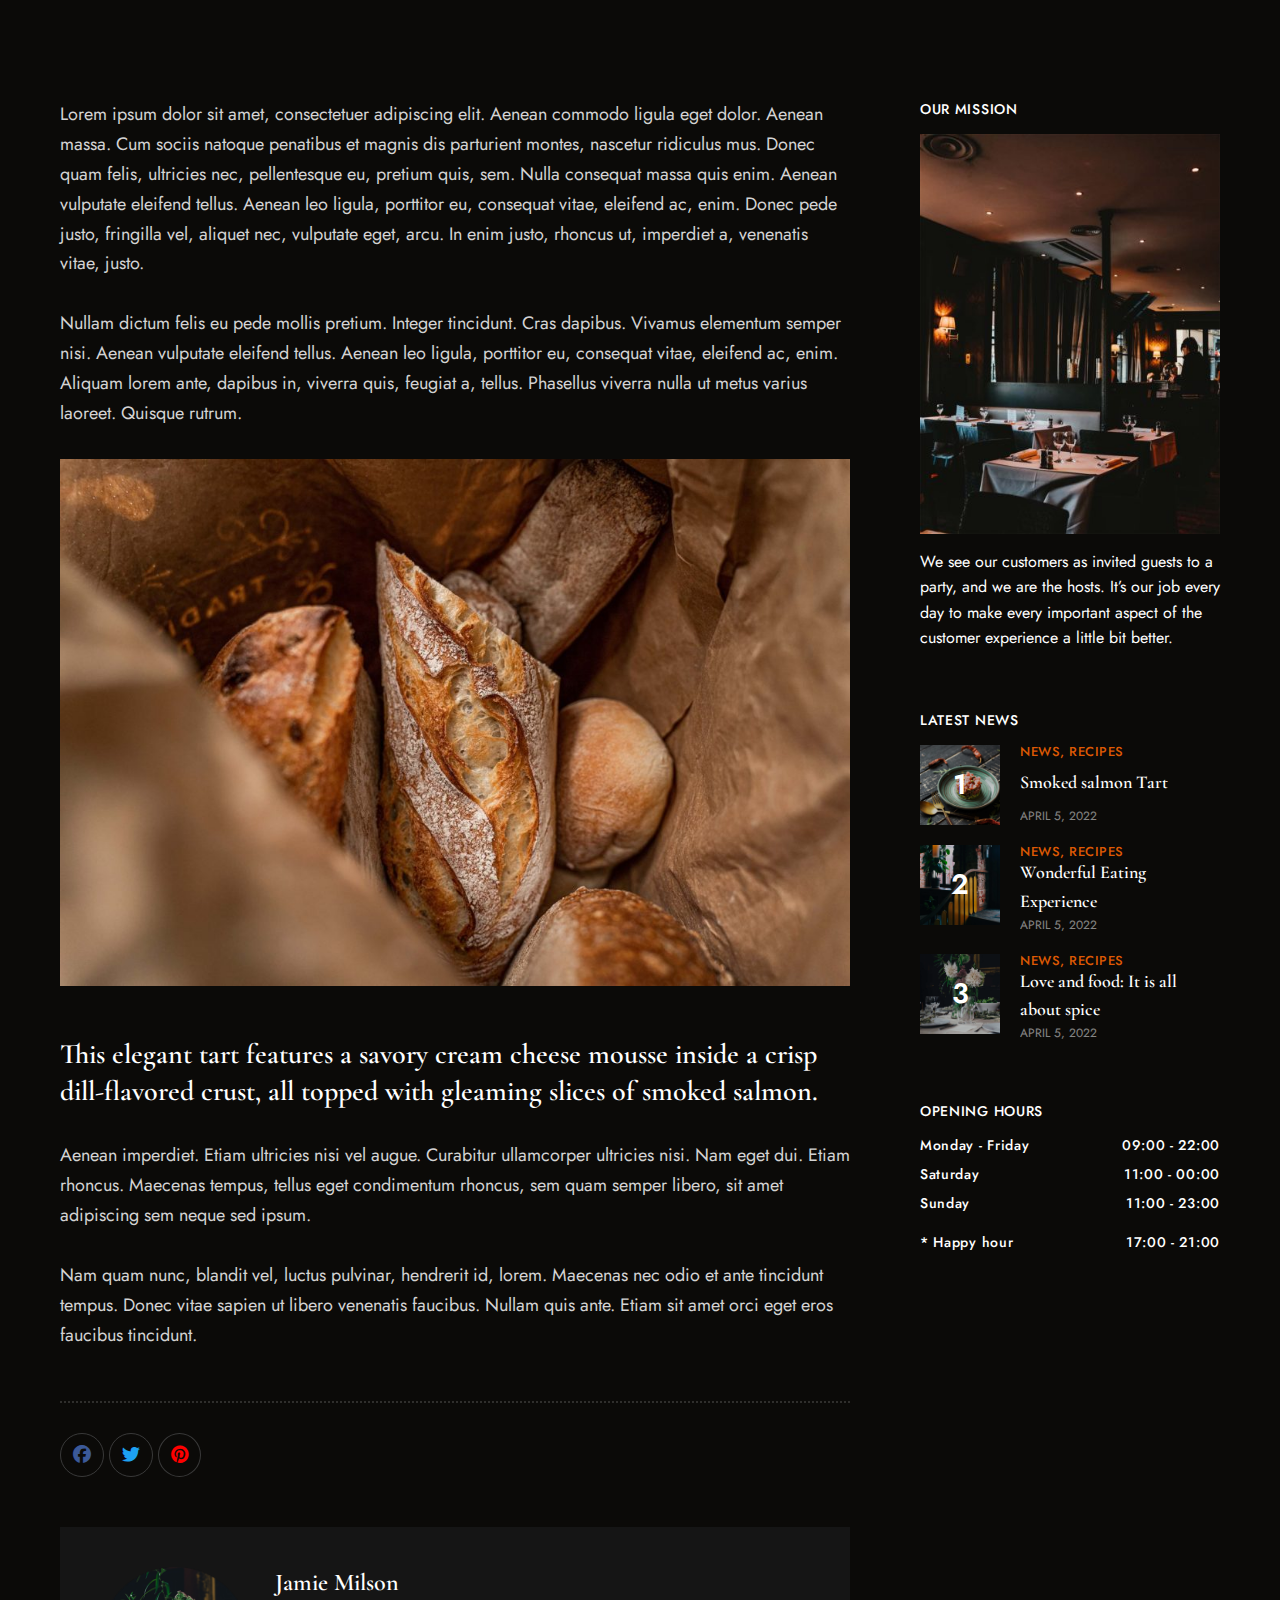
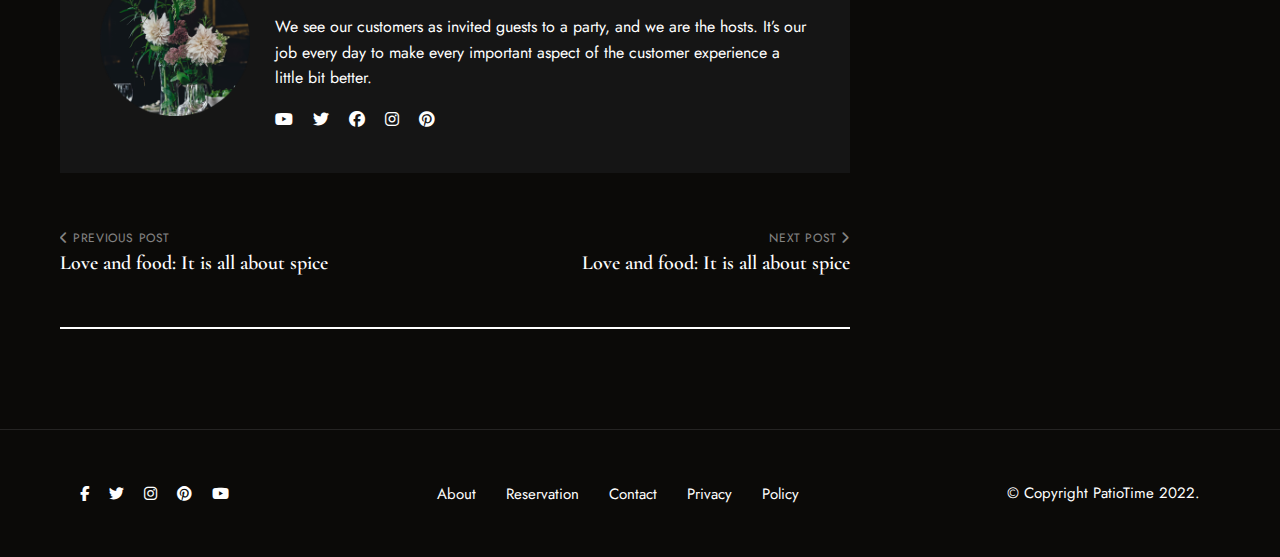
<file: src/detailNews.html>
<!DOCTYPE html>
<html lang="en">
    <head>
        <meta charset="UTF-8" />
        <meta http-equiv="X-UA-Compatible" content="IE=edge" />
        <meta name="viewport" content="width=device-width, initial-scale=1.0" />
        <link rel="stylesheet" href="./public/css/main.css" />
        <title>DetailNews</title>
        <link rel="preconnect" href="https://fonts.googleapis.com" />
        <link rel="preconnect" href="https://fonts.gstatic.com" crossorigin />
        <link
            href="https://fonts.googleapis.com/css2?family=Cormorant+Garamond:wght@300;400;500;600;700&family=Jost:wght@200;300;400;500;600&display=swap"
            rel="stylesheet"
        />
        <link
            rel="stylesheet"
            href="https://cdnjs.cloudflare.com/ajax/libs/font-awesome/6.2.0/css/all.min.css"
        />
    </head>
    <body>
        <main>
            <section class="detailNews--wrapper">
                <div class="container">
                    <div class="detailNews">
                        <div class="detailNews__main">
                            <p class="detailNews__main--text">
                                Lorem ipsum dolor sit amet, consectetuer
                                adipiscing elit. Aenean commodo ligula eget
                                dolor. Aenean massa. Cum sociis natoque
                                penatibus et magnis dis parturient montes,
                                nascetur ridiculus mus. Donec quam felis,
                                ultricies nec, pellentesque eu, pretium quis,
                                sem. Nulla consequat massa quis enim. Aenean
                                vulputate eleifend tellus. Aenean leo ligula,
                                porttitor eu, consequat vitae, eleifend ac,
                                enim. Donec pede justo, fringilla vel, aliquet
                                nec, vulputate eget, arcu. In enim justo,
                                rhoncus ut, imperdiet a, venenatis vitae, justo.
                            </p>
                            <p class="detailNews__main--text">
                                Nullam dictum felis eu pede mollis pretium.
                                Integer tincidunt. Cras dapibus. Vivamus
                                elementum semper nisi. Aenean vulputate eleifend
                                tellus. Aenean leo ligula, porttitor eu,
                                consequat vitae, eleifend ac, enim. Aliquam
                                lorem ante, dapibus in, viverra quis, feugiat a,
                                tellus. Phasellus viverra nulla ut metus varius
                                laoreet. Quisque rutrum.
                            </p>
                            <div class="detailNews__main--img">
                                <img
                                    src="./public/img/bas-peperzak-XNNurImW1xM-unsplash-1024x683.jpg"
                                    alt=""
                                />
                            </div>
                            <h2 class="detailNews__main--title">
                                This elegant tart features a savory cream cheese
                                mousse inside a crisp dill-flavored crust, all
                                topped with gleaming slices of smoked salmon.
                            </h2>
                            <p class="detailNews__main--text">
                                Aenean imperdiet. Etiam ultricies nisi vel
                                augue. Curabitur ullamcorper ultricies nisi. Nam
                                eget dui. Etiam rhoncus. Maecenas tempus, tellus
                                eget condimentum rhoncus, sem quam semper
                                libero, sit amet adipiscing sem neque sed ipsum.
                            </p>
                            <p class="detailNews__main--text">
                                Nam quam nunc, blandit vel, luctus pulvinar,
                                hendrerit id, lorem. Maecenas nec odio et ante
                                tincidunt tempus. Donec vitae sapien ut libero
                                venenatis faucibus. Nullam quis ante. Etiam sit
                                amet orci eget eros faucibus tincidunt.
                            </p>
                            <div class="detailNews__main--contact">
                                <a
                                    href="#!"
                                    class="detailNews__main--contact--link"
                                >
                                    <i class="fa-brands fa-facebook"></i
                                ></a>
                                <a
                                    href="#!"
                                    class="detailNews__main--contact--link"
                                >
                                    <i class="fa-brands fa-twitter"></i>
                                </a>
                                <a
                                    href="#!"
                                    class="detailNews__main--contact--link"
                                >
                                    <i class="fa-brands fa-pinterest"></i>
                                </a>
                            </div>
                            <div class="detailNews__main--author">
                                <div class="detailNews__main--author--img">
                                    <img
                                        src="./public/img/author-320x320.png"
                                        alt=""
                                    />
                                </div>
                                <div class="">
                                    <p class="detailNews__main--author--name">
                                        Jamie Milson
                                    </p>
                                    <p class="detailNews__main--author--desc">
                                        We see our customers as invited guests
                                        to a party, and we are the hosts. It’s
                                        our job every day to make every
                                        important aspect of the customer
                                        experience a little bit better.
                                    </p>
                                    <div class="detailNews__main--author--link">
                                        <a href="#!"
                                            ><i class="fa-brands fa-youtube"></i
                                        ></a>
                                        <a href="#!"
                                            ><i class="fa-brands fa-twitter"></i
                                        ></a>
                                        <a href="#!"
                                            ><i
                                                class="fa-brands fa-facebook"
                                            ></i
                                        ></a>
                                        <a href="#!"
                                            ><i
                                                class="fa-brands fa-instagram"
                                            ></i
                                        ></a>
                                        <a href="#!"
                                            ><i
                                                class="fa-brands fa-pinterest"
                                            ></i
                                        ></a>
                                    </div>
                                </div>
                            </div>
                            <div class="detailNews__main--navigation">
                                <a href="#!" class="previous">
                                    <span>
                                        <i class="fa-solid fa-chevron-left"></i>
                                        Previous post
                                    </span>
                                    <br />
                                    <span
                                        >Love and food: It is all about
                                        spice</span
                                    ></a
                                >
                                <a href="#!" class="next">
                                    <span>
                                        Next post
                                        <i
                                            class="fa-solid fa-chevron-right"
                                        ></i>
                                    </span>
                                    <br />
                                    <span
                                        >Love and food: It is all about
                                        spice</span
                                    ></a
                                >
                            </div>
                        </div>
                        <div class="detailNews__sidebar">
                            <div class="detailNews__sidebar--profile">
                                <p class="detailNews__sidebar--profile--name">
                                    OUR MISSION
                                </p>
                                <div class="detailNews__sidebar--profile--img">
                                    <img
                                        src="./public/img/img-41-370x493.jpg"
                                        alt=""
                                    />
                                </div>
                                <p class="detailNews__sidebar--profile--text">
                                    We see our customers as invited guests to a
                                    party, and we are the hosts. It’s our job
                                    every day to make every important aspect of
                                    the customer experience a little bit better.
                                </p>
                            </div>
                            <div class="detailNews__sidebar--post">
                                <p class="detailNews__sidebar--post--tag">
                                    LATEST NEWS
                                </p>
                                <ul class="detailNews__sidebar--post--list">
                                    <li>
                                        <a href="#!">
                                            <div
                                                class="detailNews__sidebar--post--img"
                                            >
                                                <img
                                                    src="./public/img/vladimir-gladkov-FZeVHLm2f6Y-unsplash-768x1014.jpg"
                                                    alt=""
                                                />
                                                <div
                                                    class="detailNews__sidebar--post--img--number"
                                                >
                                                    1
                                                </div>
                                            </div>
                                            <div
                                                class="detailNews__sidebar--post--content"
                                            >
                                                <p>News, Recipes</p>
                                                <p
                                                    class="detailNews__sidebar--post--content--title"
                                                >
                                                    Smoked salmon Tart
                                                </p>
                                                <p>APRIL 5, 2022</p>
                                            </div>
                                        </a>
                                    </li>
                                    <li>
                                        <a href="#!">
                                            <div
                                                class="detailNews__sidebar--post--img"
                                            >
                                                <img
                                                    src="./public/img/alaksiej-carankievic-JBDYs80RTcs-unsplash-705x1024.jpg"
                                                    alt=""
                                                />
                                                <div
                                                    class="detailNews__sidebar--post--img--number"
                                                >
                                                    2
                                                </div>
                                            </div>
                                            <div
                                                class="detailNews__sidebar--post--content"
                                            >
                                                <p>News, Recipes</p>
                                                <p
                                                    class="detailNews__sidebar--post--content--title"
                                                >
                                                    Wonderful Eating Experience
                                                </p>
                                                <p>APRIL 5, 2022</p>
                                            </div>
                                        </a>
                                    </li>
                                    <li>
                                        <a href="#!">
                                            <div
                                                class="detailNews__sidebar--post--img"
                                            >
                                                <img
                                                    src="./public/img/annie-spratt-TQSB-suJu1k-unsplash-5-681x1024.jpg"
                                                    alt=""
                                                />
                                                <div
                                                    class="detailNews__sidebar--post--img--number"
                                                >
                                                    3
                                                </div>
                                            </div>
                                            <div
                                                class="detailNews__sidebar--post--content"
                                            >
                                                <p>News, Recipes</p>
                                                <p
                                                    class="detailNews__sidebar--post--content--title"
                                                >
                                                    Love and food: It is all
                                                    about spice
                                                </p>
                                                <p>APRIL 5, 2022</p>
                                            </div>
                                        </a>
                                    </li>
                                </ul>
                            </div>
                            <div class="detailNews__sidebar--opening">
                                <h2>opening HOURS</h2>
                                <p>
                                    <span> Monday - Friday</span>
                                    <span> 09:00 - 22:00</span>
                                </p>
                                <p>
                                    <span> Saturday</span>
                                    <span> 11:00 - 00:00</span>
                                </p>
                                <p>
                                    <span> Sunday</span>
                                    <span> 11:00 - 23:00</span>
                                </p>

                                <p class="mt-20">
                                    <span> * Happy hour</span>
                                    <span> 17:00 - 21:00 </span>
                                </p>
                            </div>
                        </div>
                    </div>
                </div>
            </section>
        </main>
        <!-- footer -->
        <footer class="footer">
            <div class="container-max">
                <div class="footer__box">
                    <div class="footer__box--social">
                        <ul class="footer__box--social__list">
                            <li class="footer__box--social__list--item">
                                <a
                                    href=""
                                    class="footer__box--social__list--item__link"
                                >
                                    <i class="fa-brands fa-facebook-f"></i>
                                </a>
                            </li>
                            <li class="footer__box--social__list--item">
                                <a
                                    href=""
                                    class="footer__box--social__list--item__link"
                                >
                                    <i class="fa-brands fa-twitter"></i>
                                </a>
                            </li>
                            <li class="footer__box--social__list--item">
                                <a
                                    href=""
                                    class="footer__box--social__list--item__link"
                                >
                                    <i class="fa-brands fa-instagram"></i>
                                </a>
                            </li>
                            <li class="footer__box--social__list--item">
                                <a
                                    href=""
                                    class="footer__box--social__list--item__link"
                                >
                                    <i class="fa-brands fa-pinterest"></i>
                                </a>
                            </li>
                            <li class="footer__box--social__list--item">
                                <a
                                    href=""
                                    class="footer__box--social__list--item__link"
                                >
                                    <i class="fa-brands fa-youtube"></i>
                                </a>
                            </li>
                        </ul>
                    </div>
                    <div class="footer__box--menu">
                        <ul class="footer__box--menu__list">
                            <li class="footer__box--menu__list--item">
                                <a
                                    href=""
                                    class="footer__box--menu__list--item__link"
                                    >About</a
                                >
                            </li>
                            <li class="footer__box--menu__list--item">
                                <a
                                    href=""
                                    class="footer__box--menu__list--item__link"
                                    >Reservation</a
                                >
                            </li>
                            <li class="footer__box--menu__list--item">
                                <a
                                    href=""
                                    class="footer__box--menu__list--item__link"
                                    >Contact</a
                                >
                            </li>
                            <li class="footer__box--menu__list--item">
                                <a
                                    href=""
                                    class="footer__box--menu__list--item__link"
                                    >Privacy</a
                                >
                            </li>
                            <li class="footer__box--menu__list--item">
                                <a
                                    href=""
                                    class="footer__box--menu__list--item__link"
                                    >Policy</a
                                >
                            </li>
                        </ul>
                    </div>
                    <div class="footer__box--src">
                        <p>© Copyright PatioTime 2022.</p>
                    </div>
                </div>
            </div>
        </footer>
    </body>
</html>
</file>
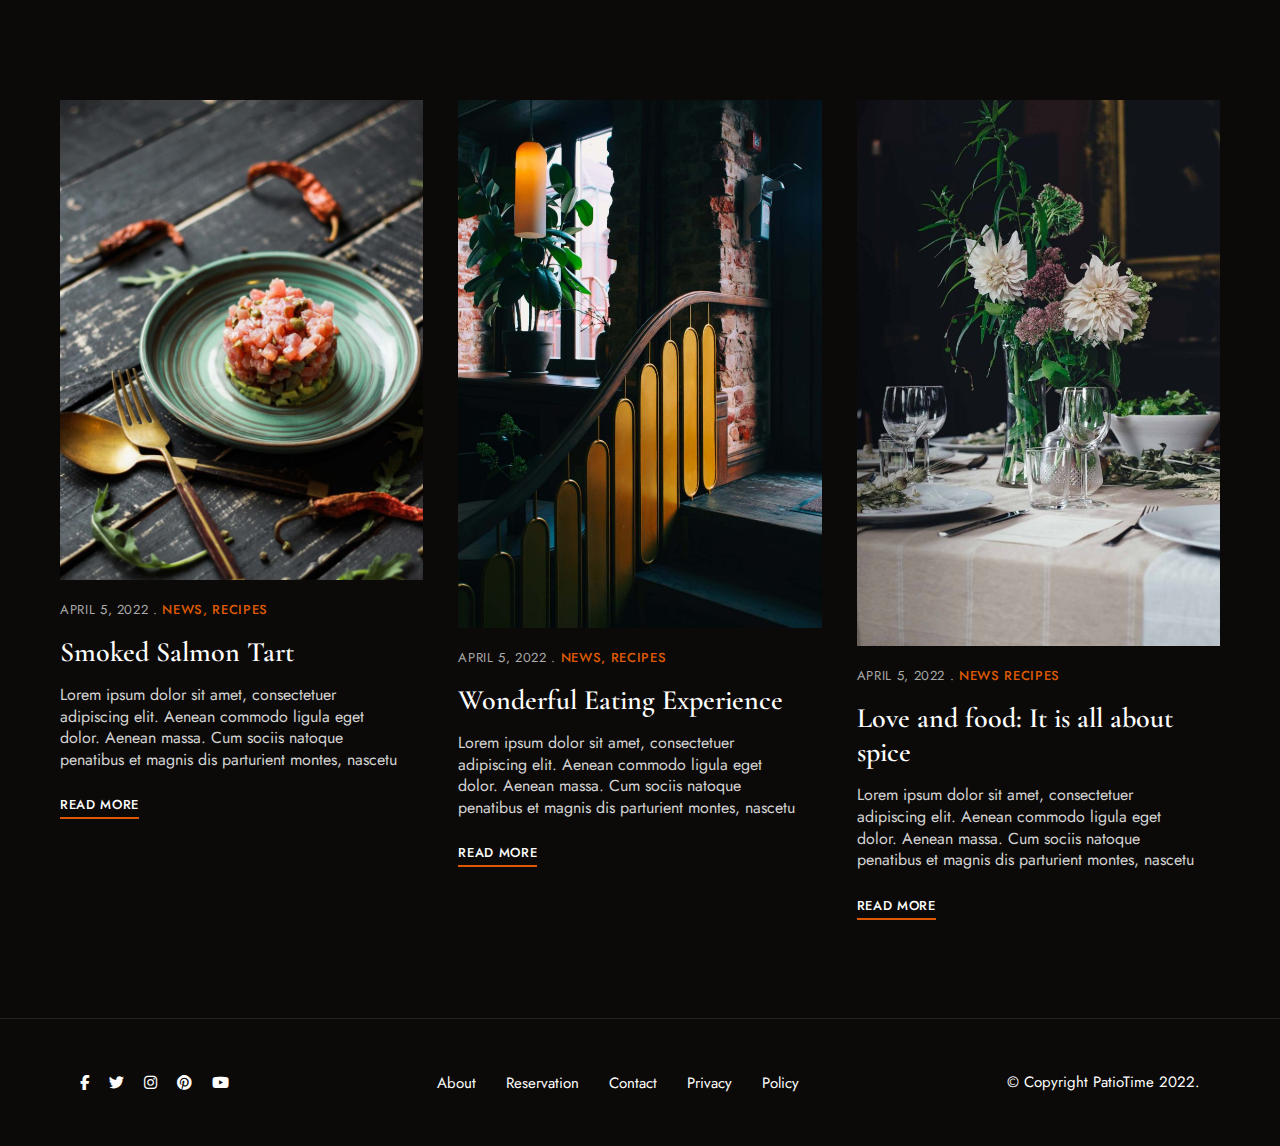
<file: src/lastNew.html>
<!DOCTYPE html>
<html lang="en">
    <head>
        <meta charset="UTF-8" />
        <meta http-equiv="X-UA-Compatible" content="IE=edge" />
        <meta name="viewport" content="width=device-width, initial-scale=1.0" />
        <link rel="stylesheet" href="./public/css/main.css" />
        <title>Last new</title>
        <link rel="preconnect" href="https://fonts.googleapis.com" />
        <link rel="preconnect" href="https://fonts.gstatic.com" crossorigin />
        <link
            href="https://fonts.googleapis.com/css2?family=Cormorant+Garamond:wght@300;400;500;600;700&family=Jost:wght@200;300;400;500;600&display=swap"
            rel="stylesheet"
        />
        <link
            rel="stylesheet"
            href="https://cdnjs.cloudflare.com/ajax/libs/font-awesome/6.2.0/css/all.min.css"
        />
    </head>
    <body>
        <main>
            <section class="news--wrapper">
                <div class="container">
                    <div class="news">
                        <div class="news__item">
                            <div class="news__item--img">
                                <img
                                    src="./public/img/vladimir-gladkov-FZeVHLm2f6Y-unsplash-768x1014.jpg"
                                    alt=""
                                />
                                <a
                                    href="./detailNews.html"
                                    class="news__item--img--link"
                                ></a>
                            </div>
                            <div class="news__item--content">
                                <a href="#!" class="news__item--content--timer">
                                    APRIL 5, 2022 . <b>NEWS, RECIPES</b>
                                </a>
                                <a href="#!" class="news__item--content--title">
                                    Smoked Salmon Tart
                                </a>
                                <p class="news__item--content--text">
                                    Lorem ipsum dolor sit amet, consectetuer
                                    adipiscing elit. Aenean commodo ligula eget
                                    dolor. Aenean massa. Cum sociis natoque
                                    penatibus et magnis dis parturient montes,
                                    nascetu
                                </p>
                                <a href="#!" class="news__item--content--link">
                                    <span>Read more</span>
                                    <i class="fa-solid fa-arrow-right"></i
                                ></a>
                            </div>
                        </div>
                        <div class="news__item">
                            <div class="news__item--img">
                                <img
                                    src="./public/img/alaksiej-carankievic-JBDYs80RTcs-unsplash-705x1024.jpg"
                                    alt=""
                                />
                                <a
                                    href="./detailNews.html"
                                    class="news__item--img--link"
                                ></a>
                            </div>
                            <div class="news__item--content">
                                <a href="#!" class="news__item--content--timer">
                                    APRIL 5, 2022 . <b>NEWS, RECIPES</b>
                                </a>
                                <a href="#!" class="news__item--content--title">
                                    Wonderful Eating Experience
                                </a>
                                <p class="news__item--content--text">
                                    Lorem ipsum dolor sit amet, consectetuer
                                    adipiscing elit. Aenean commodo ligula eget
                                    dolor. Aenean massa. Cum sociis natoque
                                    penatibus et magnis dis parturient montes,
                                    nascetu
                                </p>
                                <a href="#!" class="news__item--content--link">
                                    <span>Read more</span>
                                    <i class="fa-solid fa-arrow-right"></i
                                ></a>
                            </div>
                        </div>
                        <div class="news__item">
                            <div class="news__item--img">
                                <img
                                    src="./public/img/annie-spratt-TQSB-suJu1k-unsplash-5-681x1024.jpg"
                                    alt=""
                                />
                                <a
                                    href="./detailNews.html"
                                    class="news__item--img--link"
                                ></a>
                            </div>
                            <div class="news__item--content">
                                <a href="#!" class="news__item--content--timer">
                                    APRIL 5, 2022 . <b>NEWS RECIPES</b>
                                </a>
                                <a href="#!" class="news__item--content--title">
                                    Love and food: It is all about spice
                                </a>
                                <p class="news__item--content--text">
                                    Lorem ipsum dolor sit amet, consectetuer
                                    adipiscing elit. Aenean commodo ligula eget
                                    dolor. Aenean massa. Cum sociis natoque
                                    penatibus et magnis dis parturient montes,
                                    nascetu
                                </p>
                                <a href="#!" class="news__item--content--link">
                                    <span>Read more</span>
                                    <i class="fa-solid fa-arrow-right"></i
                                ></a>
                            </div>
                        </div>
                    </div>
                </div>
            </section>
        </main>

        <!-- footer -->
        <footer class="footer">
            <div class="container-max">
                <div class="footer__box">
                    <div class="footer__box--social">
                        <ul class="footer__box--social__list">
                            <li class="footer__box--social__list--item">
                                <a
                                    href=""
                                    class="footer__box--social__list--item__link"
                                >
                                    <i class="fa-brands fa-facebook-f"></i>
                                </a>
                            </li>
                            <li class="footer__box--social__list--item">
                                <a
                                    href=""
                                    class="footer__box--social__list--item__link"
                                >
                                    <i class="fa-brands fa-twitter"></i>
                                </a>
                            </li>
                            <li class="footer__box--social__list--item">
                                <a
                                    href=""
                                    class="footer__box--social__list--item__link"
                                >
                                    <i class="fa-brands fa-instagram"></i>
                                </a>
                            </li>
                            <li class="footer__box--social__list--item">
                                <a
                                    href=""
                                    class="footer__box--social__list--item__link"
                                >
                                    <i class="fa-brands fa-pinterest"></i>
                                </a>
                            </li>
                            <li class="footer__box--social__list--item">
                                <a
                                    href=""
                                    class="footer__box--social__list--item__link"
                                >
                                    <i class="fa-brands fa-youtube"></i>
                                </a>
                            </li>
                        </ul>
                    </div>
                    <div class="footer__box--menu">
                        <ul class="footer__box--menu__list">
                            <li class="footer__box--menu__list--item">
                                <a
                                    href=""
                                    class="footer__box--menu__list--item__link"
                                    >About</a
                                >
                            </li>
                            <li class="footer__box--menu__list--item">
                                <a
                                    href=""
                                    class="footer__box--menu__list--item__link"
                                    >Reservation</a
                                >
                            </li>
                            <li class="footer__box--menu__list--item">
                                <a
                                    href=""
                                    class="footer__box--menu__list--item__link"
                                    >Contact</a
                                >
                            </li>
                            <li class="footer__box--menu__list--item">
                                <a
                                    href=""
                                    class="footer__box--menu__list--item__link"
                                    >Privacy</a
                                >
                            </li>
                            <li class="footer__box--menu__list--item">
                                <a
                                    href=""
                                    class="footer__box--menu__list--item__link"
                                    >Policy</a
                                >
                            </li>
                        </ul>
                    </div>
                    <div class="footer__box--src">
                        <p>© Copyright PatioTime 2022.</p>
                    </div>
                </div>
            </div>
        </footer>
    </body>
</html>
</file>
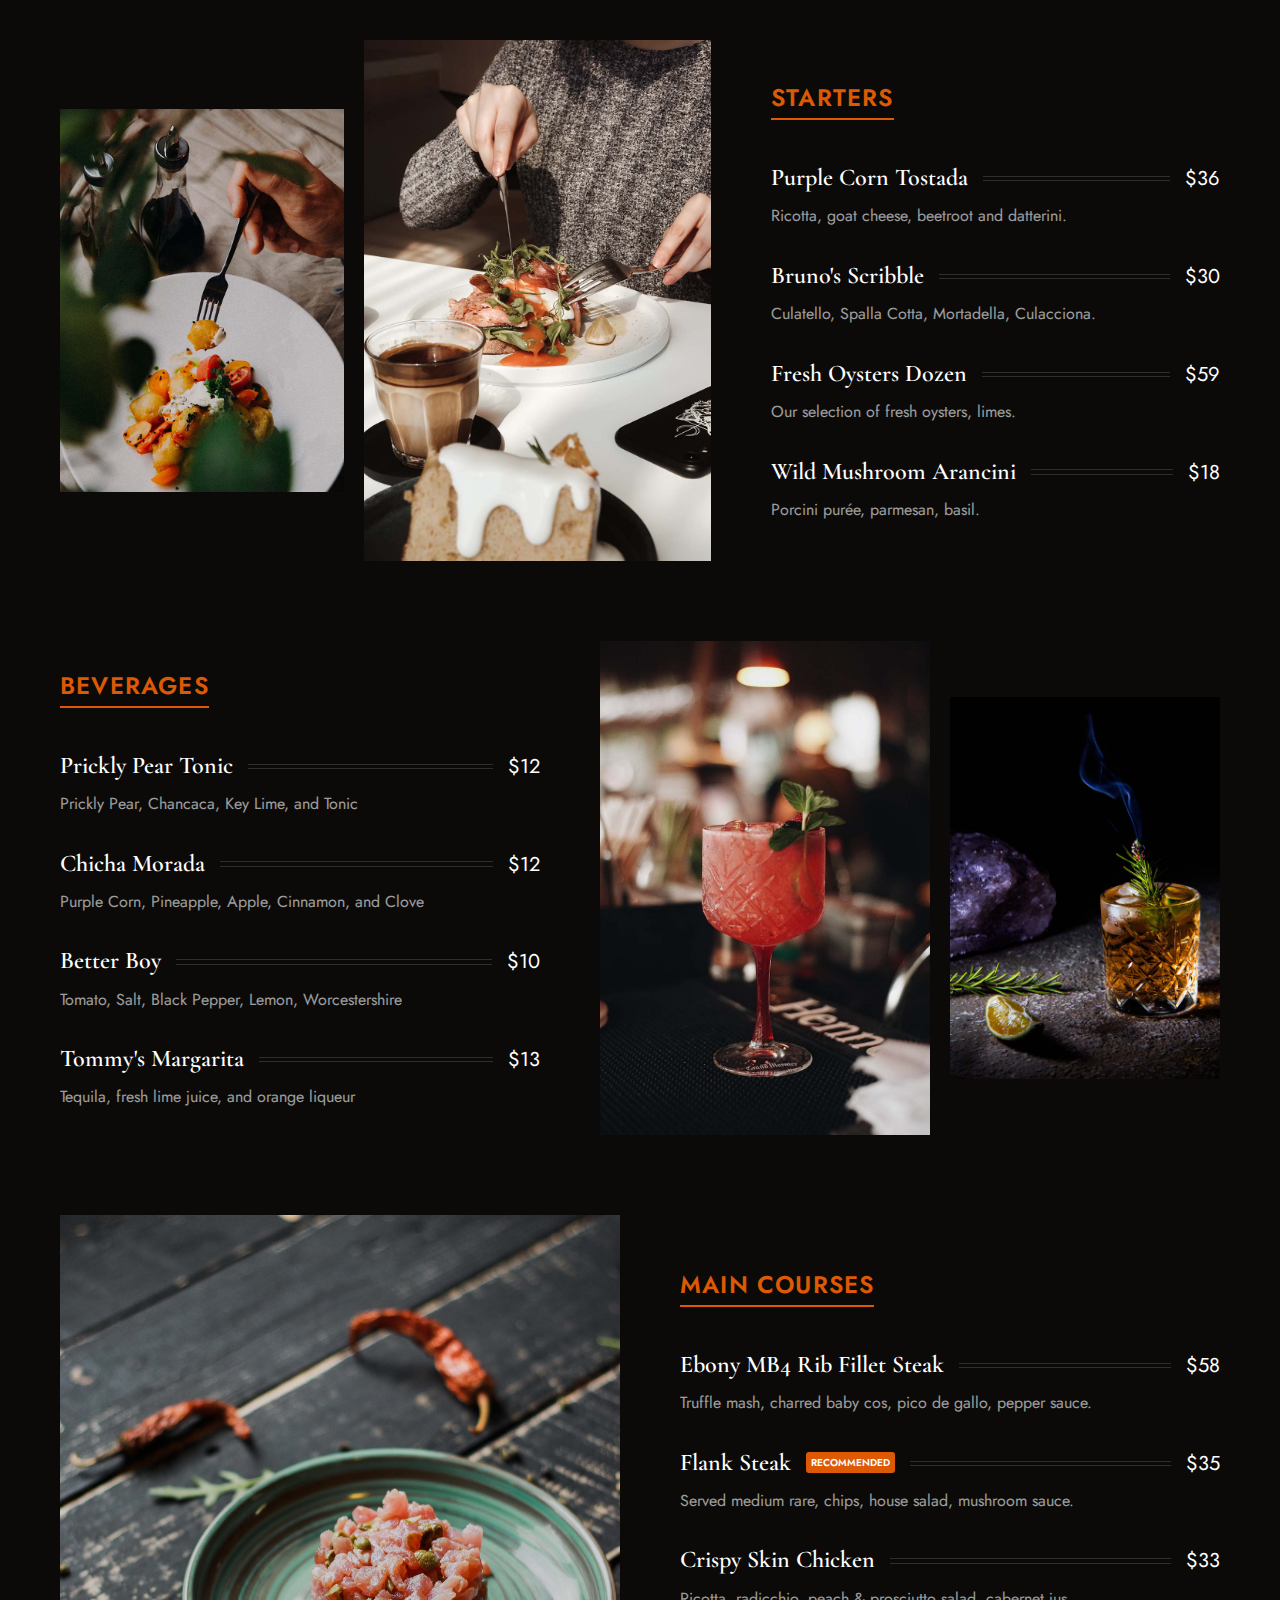
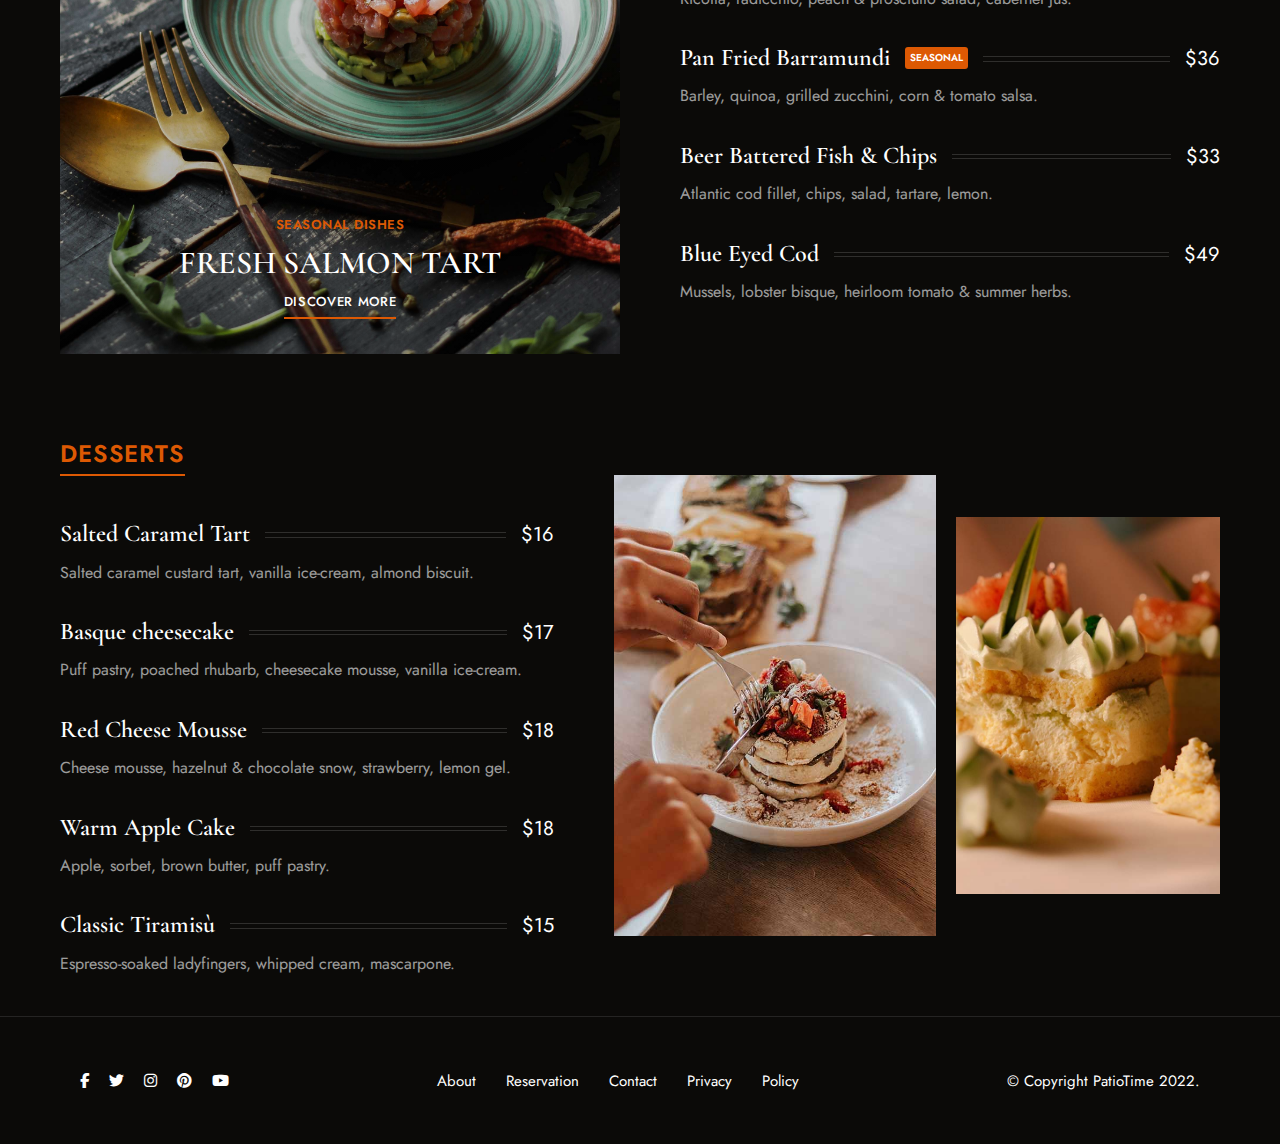
<file: src/OurMenu.html>
<!DOCTYPE html>
<html lang="en">
    <head>
        <meta charset="UTF-8" />
        <meta http-equiv="X-UA-Compatible" content="IE=edge" />
        <meta name="viewport" content="width=device-width, initial-scale=1.0" />
        <link rel="stylesheet" href="./public/css/main.css" />
        <title>OurMenu</title>
        <link rel="preconnect" href="https://fonts.googleapis.com" />
        <link rel="preconnect" href="https://fonts.gstatic.com" crossorigin />
        <link
            href="https://fonts.googleapis.com/css2?family=Cormorant+Garamond:wght@300;400;500;600;700&family=Jost:wght@200;300;400;500;600&display=swap"
            rel="stylesheet"
        />
        <link
            rel="stylesheet"
            href="https://cdnjs.cloudflare.com/ajax/libs/font-awesome/6.2.0/css/all.min.css"
        />
    </head>
    <body>
        <div class="wrapper">
            <main>
                <section class="typeMenu">
                    <div class="container typeMenu--option">
                        <div class="typeMenu__poster">
                            <div class="typeMenu__poster--1">
                                <img src="./public/img/starters-1.jpg" alt="" />
                            </div>
                            <div class="typeMenu__poster--2">
                                <img
                                    src="./public/img/starters-2jpg.jpg"
                                    alt=""
                                />
                            </div>
                        </div>
                        <div class="typeMenu__food">
                            <div class="typeMenu__food--tag__wrap">
                                <h2 class="typeMenu__food--tag">STARTERS</h2>
                            </div>
                            <ul class="typeMenu__food--list">
                                <li class="typeMenu__food--item">
                                    <div class="typeMenu__food--item__title">
                                        <h2>Purple Corn Tostada</h2>
                                        <div class="line"></div>
                                        <span>$36</span>
                                    </div>
                                    <p class="typeMenu__food--item__desc">
                                        Ricotta, goat cheese, beetroot and
                                        datterini.
                                    </p>
                                </li>
                                <li class="typeMenu__food--item">
                                    <div class="typeMenu__food--item__title">
                                        <h2>Bruno's Scribble</h2>
                                        <div class="line"></div>
                                        <span>$30</span>
                                    </div>
                                    <p class="typeMenu__food--item__desc">
                                        Culatello, Spalla Cotta, Mortadella,
                                        Culacciona.
                                    </p>
                                </li>
                                <li class="typeMenu__food--item">
                                    <div class="typeMenu__food--item__title">
                                        <h2>Fresh Oysters Dozen</h2>
                                        <div class="line"></div>
                                        <span>$59</span>
                                    </div>
                                    <p class="typeMenu__food--item__desc">
                                        Our selection of fresh oysters, limes.
                                    </p>
                                </li>
                                <li class="typeMenu__food--item">
                                    <div class="typeMenu__food--item__title">
                                        <h2>Wild Mushroom Arancini</h2>
                                        <div class="line"></div>
                                        <span>$18</span>
                                    </div>
                                    <p class="typeMenu__food--item__desc">
                                        Porcini purée, parmesan, basil.
                                    </p>
                                </li>
                            </ul>
                        </div>
                    </div>
                </section>
                <section class="typeMenu reverse">
                    <div class="container typeMenu--option">
                        <div class="typeMenu__poster">
                            <div class="typeMenu__poster--1">
                                <img
                                    src="./public/img/beverages-2.jpg"
                                    alt=""
                                />
                            </div>
                            <div class="typeMenu__poster--2">
                                <img
                                    src="./public/img/beverages-1.jpg"
                                    alt=""
                                />
                            </div>
                        </div>
                        <div class="typeMenu__food">
                            <div class="typeMenu__food--tag__wrap">
                                <h2 class="typeMenu__food--tag">BEVERAGES</h2>
                            </div>
                            <ul class="typeMenu__food--list">
                                <li class="typeMenu__food--item">
                                    <div class="typeMenu__food--item__title">
                                        <h2>Prickly Pear Tonic</h2>
                                        <div class="line"></div>
                                        <span>$12</span>
                                    </div>
                                    <p class="typeMenu__food--item__desc">
                                        Prickly Pear, Chancaca, Key Lime, and
                                        Tonic
                                    </p>
                                </li>
                                <li class="typeMenu__food--item">
                                    <div class="typeMenu__food--item__title">
                                        <h2>Chicha Morada</h2>
                                        <div class="line"></div>
                                        <span>$12</span>
                                    </div>
                                    <p class="typeMenu__food--item__desc">
                                        Purple Corn, Pineapple, Apple, Cinnamon,
                                        and Clove
                                    </p>
                                </li>
                                <li class="typeMenu__food--item">
                                    <div class="typeMenu__food--item__title">
                                        <h2>Better Boy</h2>
                                        <div class="line"></div>
                                        <span>$10</span>
                                    </div>
                                    <p class="typeMenu__food--item__desc">
                                        Tomato, Salt, Black Pepper, Lemon,
                                        Worcestershire
                                    </p>
                                </li>
                                <li class="typeMenu__food--item">
                                    <div class="typeMenu__food--item__title">
                                        <h2>Tommy's Margarita</h2>
                                        <div class="line"></div>
                                        <span>$13</span>
                                    </div>
                                    <p class="typeMenu__food--item__desc">
                                        Tequila, fresh lime juice, and orange
                                        liqueur
                                    </p>
                                </li>
                            </ul>
                        </div>
                    </div>
                </section>
                <section class="typeMenu img-1">
                    <div class="container typeMenu--option">
                        <a href="" class="typeMenu__poster">
                            <div class="typeMenu__poster--img__1">
                                <img src="./public/img/sesstion-3.jpg" alt="" />
                            </div>
                            <div href="#!" class="typeMenu__poster--content">
                                <h4>SEASONAL DISHES</h4>
                                <h2>Fresh salmon tart</h2>
                                <div class="type__poster--link">
                                    <span
                                        class="link__underline--hover type__poster--link__btn"
                                        >DisCover More</span
                                    >
                                </div>
                            </div>
                        </a>
                        <div class="typeMenu__food">
                            <div class="typeMenu__food--tag__wrap">
                                <h2 class="typeMenu__food--tag">
                                    main courses
                                </h2>
                            </div>
                            <ul class="typeMenu__food--list">
                                <li class="typeMenu__food--item">
                                    <div class="typeMenu__food--item__title">
                                        <h2>Ebony MB4 Rib Fillet Steak</h2>
                                        <div class="line"></div>
                                        <span>$58</span>
                                    </div>
                                    <p class="typeMenu__food--item__desc">
                                        Truffle mash, charred baby cos, pico de
                                        gallo, pepper sauce.
                                    </p>
                                </li>
                                <li class="typeMenu__food--item">
                                    <div class="typeMenu__food--item__title">
                                        <h2>Flank Steak</h2>
                                        <div>
                                            <span
                                                class="typeMenu__food--item--tag"
                                                >RECOMMENDED</span
                                            >
                                        </div>
                                        <div class="line"></div>
                                        <span>$35</span>
                                    </div>
                                    <p class="typeMenu__food--item__desc">
                                        Served medium rare, chips, house salad,
                                        mushroom sauce.
                                    </p>
                                </li>
                                <li class="typeMenu__food--item">
                                    <div class="typeMenu__food--item__title">
                                        <h2>Crispy Skin Chicken</h2>
                                        <div class="line"></div>
                                        <span>$33</span>
                                    </div>
                                    <p class="typeMenu__food--item__desc">
                                        Ricotta, radicchio, peach & prosciutto
                                        salad, cabernet jus.
                                    </p>
                                </li>
                                <li class="typeMenu__food--item">
                                    <div class="typeMenu__food--item__title">
                                        <h2>Pan Fried Barramundi</h2>
                                        <div>
                                            <span
                                                class="typeMenu__food--item--tag"
                                                >SEASONAL</span
                                            >
                                        </div>
                                        <div class="line"></div>
                                        <span>$36</span>
                                    </div>
                                    <p class="typeMenu__food--item__desc">
                                        Barley, quinoa, grilled zucchini, corn &
                                        tomato salsa.
                                    </p>
                                </li>
                                <li class="typeMenu__food--item">
                                    <div class="typeMenu__food--item__title">
                                        <h2>Beer Battered Fish & Chips</h2>
                                        <div class="line"></div>
                                        <span>$33</span>
                                    </div>
                                    <p class="typeMenu__food--item__desc">
                                        Atlantic cod fillet, chips, salad,
                                        tartare, lemon.
                                    </p>
                                </li>
                                <li class="typeMenu__food--item">
                                    <div class="typeMenu__food--item__title">
                                        <h2>Blue Eyed Cod</h2>
                                        <div class="line"></div>
                                        <span>$49</span>
                                    </div>
                                    <p class="typeMenu__food--item__desc">
                                        Mussels, lobster bisque, heirloom tomato
                                        & summer herbs.
                                    </p>
                                </li>
                            </ul>
                        </div>
                    </div>
                </section>
                <section class="typeMenu reverse">
                    <div class="container typeMenu--option">
                        <div class="typeMenu__poster">
                            <div class="typeMenu__poster--1">
                                <img src="./public/img/img-29.jpg" alt="" />
                            </div>
                            <div class="typeMenu__poster--2">
                                <img src="./public/img/img-27-3.jpg" alt="" />
                            </div>
                        </div>
                        <div class="typeMenu__food">
                            <div class="typeMenu__food--tag__wrap">
                                <h2 class="typeMenu__food--tag">DESSERTS</h2>
                            </div>
                            <ul class="typeMenu__food--list">
                                <li class="typeMenu__food--item">
                                    <div class="typeMenu__food--item__title">
                                        <h2>Salted Caramel Tart</h2>
                                        <div class="line"></div>
                                        <span>$16</span>
                                    </div>
                                    <p class="typeMenu__food--item__desc">
                                        Salted caramel custard tart, vanilla
                                        ice-cream, almond biscuit.
                                    </p>
                                </li>
                                <li class="typeMenu__food--item">
                                    <div class="typeMenu__food--item__title">
                                        <h2>Basque cheesecake</h2>
                                        <div class="line"></div>
                                        <span>$17</span>
                                    </div>
                                    <p class="typeMenu__food--item__desc">
                                        Puff pastry, poached rhubarb, cheesecake
                                        mousse, vanilla ice-cream.
                                    </p>
                                </li>
                                <li class="typeMenu__food--item">
                                    <div class="typeMenu__food--item__title">
                                        <h2>Red Cheese Mousse</h2>
                                        <div class="line"></div>
                                        <span>$18</span>
                                    </div>
                                    <p class="typeMenu__food--item__desc">
                                        Cheese mousse, hazelnut & chocolate
                                        snow, strawberry, lemon gel.
                                    </p>
                                </li>
                                <li class="typeMenu__food--item">
                                    <div class="typeMenu__food--item__title">
                                        <h2>Warm Apple Cake</h2>
                                        <div class="line"></div>
                                        <span>$18</span>
                                    </div>
                                    <p class="typeMenu__food--item__desc">
                                        Apple, sorbet, brown butter, puff
                                        pastry.
                                    </p>
                                </li>
                                <li class="typeMenu__food--item">
                                    <div class="typeMenu__food--item__title">
                                        <h2>Classic Tiramisù</h2>
                                        <div class="line"></div>
                                        <span>$15</span>
                                    </div>
                                    <p class="typeMenu__food--item__desc">
                                        Espresso-soaked ladyfingers, whipped
                                        cream, mascarpone.
                                    </p>
                                </li>
                            </ul>
                        </div>
                    </div>
                </section>
            </main>
            <footer class="footer">
                <div class="container-max">
                    <div class="footer__box">
                        <div class="footer__box--social">
                            <ul class="footer__box--social__list">
                                <li class="footer__box--social__list--item">
                                    <a
                                        href=""
                                        class="footer__box--social__list--item__link"
                                    >
                                        <i class="fa-brands fa-facebook-f"></i>
                                    </a>
                                </li>
                                <li class="footer__box--social__list--item">
                                    <a
                                        href=""
                                        class="footer__box--social__list--item__link"
                                    >
                                        <i class="fa-brands fa-twitter"></i>
                                    </a>
                                </li>
                                <li class="footer__box--social__list--item">
                                    <a
                                        href=""
                                        class="footer__box--social__list--item__link"
                                    >
                                        <i class="fa-brands fa-instagram"></i>
                                    </a>
                                </li>
                                <li class="footer__box--social__list--item">
                                    <a
                                        href=""
                                        class="footer__box--social__list--item__link"
                                    >
                                        <i class="fa-brands fa-pinterest"></i>
                                    </a>
                                </li>
                                <li class="footer__box--social__list--item">
                                    <a
                                        href=""
                                        class="footer__box--social__list--item__link"
                                    >
                                        <i class="fa-brands fa-youtube"></i>
                                    </a>
                                </li>
                            </ul>
                        </div>
                        <div class="footer__box--menu">
                            <ul class="footer__box--menu__list">
                                <li class="footer__box--menu__list--item">
                                    <a
                                        href=""
                                        class="footer__box--menu__list--item__link"
                                        >About</a
                                    >
                                </li>
                                <li class="footer__box--menu__list--item">
                                    <a
                                        href=""
                                        class="footer__box--menu__list--item__link"
                                        >Reservation</a
                                    >
                                </li>
                                <li class="footer__box--menu__list--item">
                                    <a
                                        href=""
                                        class="footer__box--menu__list--item__link"
                                        >Contact</a
                                    >
                                </li>
                                <li class="footer__box--menu__list--item">
                                    <a
                                        href=""
                                        class="footer__box--menu__list--item__link"
                                        >Privacy</a
                                    >
                                </li>
                                <li class="footer__box--menu__list--item">
                                    <a
                                        href=""
                                        class="footer__box--menu__list--item__link"
                                        >Policy</a
                                    >
                                </li>
                            </ul>
                        </div>
                        <div class="footer__box--src">
                            <p>© Copyright PatioTime 2022.</p>
                        </div>
                    </div>
                </div>
            </footer>
        </div>
    </body>
</html>
</file>
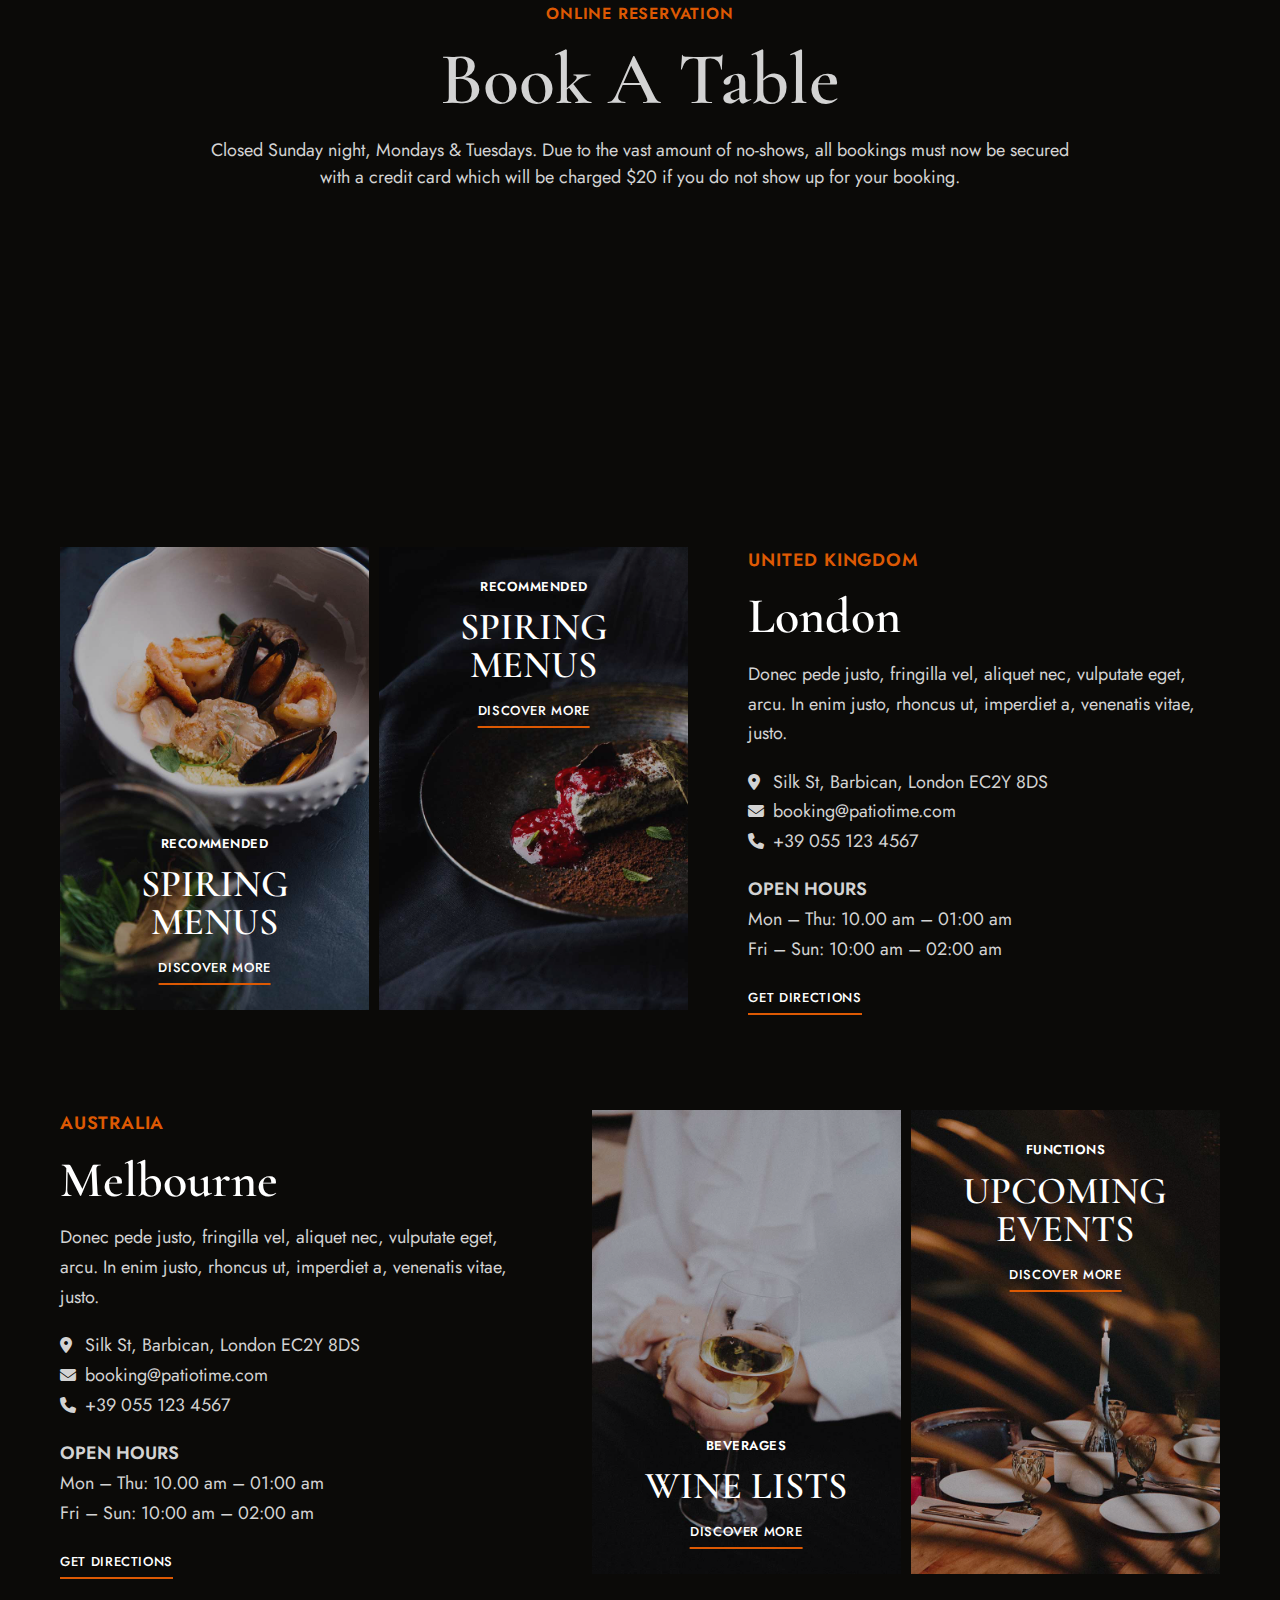
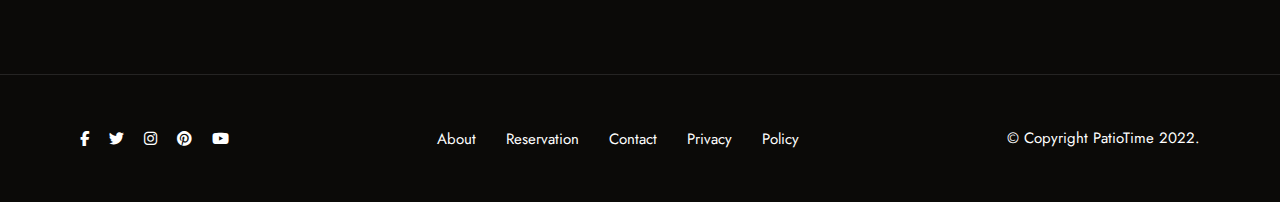
<file: src/reservation.html>
<!DOCTYPE html>
<html lang="en">
    <head>
        <meta charset="UTF-8" />
        <meta http-equiv="X-UA-Compatible" content="IE=edge" />
        <meta name="viewport" content="width=device-width, initial-scale=1.0" />
        <link rel="stylesheet" href="./public/css/main.css" />
        <title>Reservation</title>
        <link rel="preconnect" href="https://fonts.googleapis.com" />
        <link rel="preconnect" href="https://fonts.gstatic.com" crossorigin />
        <link
            href="https://fonts.googleapis.com/css2?family=Cormorant+Garamond:wght@300;400;500;600;700&family=Jost:wght@200;300;400;500;600&display=swap"
            rel="stylesheet"
        />
        <link
            rel="stylesheet"
            href="https://cdnjs.cloudflare.com/ajax/libs/font-awesome/6.2.0/css/all.min.css"
        />
    </head>
    <body>
        <div class="wrapper">
            <section class="booking--wrapper">
                <div class="container">
                    <div class="booking">
                        <div class="booking__content">
                            <p
                                class="booking__content--tag global__tag tag--no--line"
                            >
                                ONLINE RESERVATION
                            </p>
                            <h1 class="booking__content--title heading">
                                Book A Table
                            </h1>
                            <p class="booking__content--desc">
                                Closed Sunday night, Mondays & Tuesdays. Due to
                                the vast amount of no-shows, all bookings must
                                now be secured with a credit card which will be
                                charged $20 if you do not show up for your
                                booking.
                            </p>
                        </div>
                        <div class="booking__form"></div>
                    </div>
                </div>
            </section>
            <section class="posterLocation--wrapper">
                <div class="container">
                    <div class="posterLocation">
                        <div class="posterLocation__img">
                            <div class="posterLocation__img--child">
                                <div class="posterLocation__img--child__banner">
                                    <img
                                        src="./public/img/klara-kulikova-OK-BHu6OgtQ-unsplash.jpg"
                                        alt=""
                                    />
                                </div>
                                <div
                                    class="posterLocation__img--child__content"
                                >
                                    <p
                                        class="posterLocation__img--child__content--tag"
                                    >
                                        RECOMMENDED
                                    </p>
                                    <h2
                                        class="posterLocation__img--child__content--title"
                                    >
                                        Spiring Menus
                                    </h2>
                                    <div
                                        class="posterLocation__img--child__content--link"
                                    >
                                        <a
                                            href="#!"
                                            class="link__underline--hover link__underline--hover--main"
                                        >
                                            DisCover More
                                        </a>
                                    </div>
                                </div>
                            </div>
                            <div class="posterLocation__img--child">
                                <div class="posterLocation__img--child__banner">
                                    <img
                                        src="./public/img/klara-kulikova-I2t7NJNJHgs-unsplash.jpg"
                                        alt=""
                                    />
                                </div>
                                <div
                                    class="posterLocation__img--child__content content--top"
                                >
                                    <p
                                        class="posterLocation__img--child__content--tag"
                                    >
                                        RECOMMENDED
                                    </p>
                                    <h2
                                        class="posterLocation__img--child__content--title"
                                    >
                                        Spiring Menus
                                    </h2>
                                    <div
                                        class="posterLocation__img--child__content--link"
                                    >
                                        <a
                                            href="#!"
                                            class="link__underline--hover link__underline--hover--main"
                                        >
                                            DisCover More
                                        </a>
                                    </div>
                                </div>
                            </div>
                        </div>
                        <div class="posterLocation__content">
                            <p class="posterLocation__content--tag">
                                United kingdom
                            </p>
                            <h2 class="posterLocation__content--title">
                                London
                            </h2>
                            <p class="posterLocation__content--text">
                                Donec pede justo, fringilla vel, aliquet nec,
                                vulputate eget, arcu. In enim justo, rhoncus ut,
                                imperdiet a, venenatis vitae, justo.
                            </p>
                            <p class="posterLocation__content--text">
                                <i class="fa-solid fa-location-dot"></i>
                                Silk St, Barbican, London EC2Y 8DS
                                <br />
                                <i class="fa-solid fa-envelope"></i>
                                booking@patiotime.com
                                <br />
                                <i class="fa-solid fa-phone"></i>
                                +39 055 123 4567
                            </p>
                            <p class="posterLocation__content--text">
                                <b>OPEN HOURS</b>
                                <br />
                                Mon – Thu: 10.00 am – 01:00 am
                                <br />
                                Fri – Sun: 10:00 am – 02:00 am
                            </p>
                            <div class="posterLocation__content--link">
                                <a
                                    href="#!"
                                    class="link__underline--hover link__underline--hover--main"
                                >
                                    Get directions
                                </a>
                            </div>
                        </div>
                    </div>
                </div>
            </section>
            <section class="posterLocation--wrapper">
                <div class="container">
                    <div class="posterLocation reverse">
                        <div class="posterLocation__img">
                            <div class="posterLocation__img--child">
                                <div class="posterLocation__img--child__banner">
                                    <img
                                        src="./public/img/klara-kulikova-f3ICj3QJkQA-unsplash.jpg"
                                        alt=""
                                    />
                                </div>
                                <div
                                    class="posterLocation__img--child__content"
                                >
                                    <p
                                        class="posterLocation__img--child__content--tag"
                                    >
                                        Beverages
                                    </p>
                                    <h2
                                        class="posterLocation__img--child__content--title"
                                    >
                                        Wine Lists
                                    </h2>
                                    <div
                                        class="posterLocation__img--child__content--link"
                                    >
                                        <a
                                            href="#!"
                                            class="link__underline--hover link__underline--hover--main"
                                        >
                                            DisCover More
                                        </a>
                                    </div>
                                </div>
                            </div>
                            <div class="posterLocation__img--child">
                                <div class="posterLocation__img--child__banner">
                                    <img
                                        src="./public/img/klara-kulikova-oB68s9qJ87Q-unsplash.jpg"
                                        alt=""
                                    />
                                </div>
                                <div
                                    class="posterLocation__img--child__content content--top"
                                >
                                    <p
                                        class="posterLocation__img--child__content--tag"
                                    >
                                        Functions
                                    </p>
                                    <h2
                                        class="posterLocation__img--child__content--title"
                                    >
                                        Upcoming Events
                                    </h2>
                                    <div
                                        class="posterLocation__img--child__content--link"
                                    >
                                        <a
                                            href="#!"
                                            class="link__underline--hover link__underline--hover--main"
                                        >
                                            DisCover More
                                        </a>
                                    </div>
                                </div>
                            </div>
                        </div>
                        <div class="posterLocation__content">
                            <p class="posterLocation__content--tag">
                                AUSTRALIA
                            </p>
                            <h2 class="posterLocation__content--title">
                                Melbourne
                            </h2>
                            <p class="posterLocation__content--text">
                                Donec pede justo, fringilla vel, aliquet nec,
                                vulputate eget, arcu. In enim justo, rhoncus ut,
                                imperdiet a, venenatis vitae, justo.
                            </p>
                            <p class="posterLocation__content--text">
                                <i class="fa-solid fa-location-dot"></i>
                                Silk St, Barbican, London EC2Y 8DS
                                <br />
                                <i class="fa-solid fa-envelope"></i>
                                booking@patiotime.com
                                <br />
                                <i class="fa-solid fa-phone"></i>
                                +39 055 123 4567
                            </p>
                            <p class="posterLocation__content--text">
                                <b>OPEN HOURS</b>
                                <br />
                                Mon – Thu: 10.00 am – 01:00 am
                                <br />
                                Fri – Sun: 10:00 am – 02:00 am
                            </p>
                            <div class="posterLocation__content--link">
                                <a
                                    href="#!"
                                    class="link__underline--hover link__underline--hover--main"
                                >
                                    Get directions
                                </a>
                            </div>
                        </div>
                    </div>
                </div>
            </section>
            <!-- footer -->
            <footer class="footer">
                <div class="container-max">
                    <div class="footer__box">
                        <div class="footer__box--social">
                            <ul class="footer__box--social__list">
                                <li class="footer__box--social__list--item">
                                    <a
                                        href=""
                                        class="footer__box--social__list--item__link"
                                    >
                                        <i class="fa-brands fa-facebook-f"></i>
                                    </a>
                                </li>
                                <li class="footer__box--social__list--item">
                                    <a
                                        href=""
                                        class="footer__box--social__list--item__link"
                                    >
                                        <i class="fa-brands fa-twitter"></i>
                                    </a>
                                </li>
                                <li class="footer__box--social__list--item">
                                    <a
                                        href=""
                                        class="footer__box--social__list--item__link"
                                    >
                                        <i class="fa-brands fa-instagram"></i>
                                    </a>
                                </li>
                                <li class="footer__box--social__list--item">
                                    <a
                                        href=""
                                        class="footer__box--social__list--item__link"
                                    >
                                        <i class="fa-brands fa-pinterest"></i>
                                    </a>
                                </li>
                                <li class="footer__box--social__list--item">
                                    <a
                                        href=""
                                        class="footer__box--social__list--item__link"
                                    >
                                        <i class="fa-brands fa-youtube"></i>
                                    </a>
                                </li>
                            </ul>
                        </div>
                        <div class="footer__box--menu">
                            <ul class="footer__box--menu__list">
                                <li class="footer__box--menu__list--item">
                                    <a
                                        href=""
                                        class="footer__box--menu__list--item__link"
                                        >About</a
                                    >
                                </li>
                                <li class="footer__box--menu__list--item">
                                    <a
                                        href=""
                                        class="footer__box--menu__list--item__link"
                                        >Reservation</a
                                    >
                                </li>
                                <li class="footer__box--menu__list--item">
                                    <a
                                        href=""
                                        class="footer__box--menu__list--item__link"
                                        >Contact</a
                                    >
                                </li>
                                <li class="footer__box--menu__list--item">
                                    <a
                                        href=""
                                        class="footer__box--menu__list--item__link"
                                        >Privacy</a
                                    >
                                </li>
                                <li class="footer__box--menu__list--item">
                                    <a
                                        href=""
                                        class="footer__box--menu__list--item__link"
                                        >Policy</a
                                    >
                                </li>
                            </ul>
                        </div>
                        <div class="footer__box--src">
                            <p>© Copyright PatioTime 2022.</p>
                        </div>
                    </div>
                </div>
            </footer>
        </div>
    </body>
</html>
</file>
<file: src/public/css/main.css>
*,
*::before,
*::after {
  box-sizing: border-box;
}

* {
  margin: 0;
  padding: 0;
  font: inherit;
}

body {
  line-height: 1.5;
}

img,
picture,
video,
canvas,
svg {
  display: block;
  max-width: 100%;
}

input,
button,
textarea,
select {
  outline: none;
}

p,
h1,
h2,
h3,
h4,
h5,
h6 {
  overflow-wrap: break-word;
}

.wrapper {
  width: 100%;
  margin: 0 auto;
  position: relative;
}

.container-max {
  max-width: 1600px;
  width: 100%;
  padding: 0 6.25vw;
  margin: 0 auto;
}

.container {
  max-width: 1320px;
  margin: 0 auto;
  padding: 0 60px;
}
@media (max-width: 768px) {
  .container {
    padding: 0 6.25vw;
  }
}

body {
  background-color: #0b0a08;
  font-size: 18px;
  font-family: "jost", sans-serif;
  color: #fff;
}

.btn {
  border-color: #ffffff;
  border-style: solid;
  border-width: 2px;
  color: #fff;
  display: inline-block;
  font-size: 13px;
  font-weight: 500;
  letter-spacing: 0.65px;
  line-height: 38px;
  padding: 0px 30px;
  text-align: center;
  text-transform: uppercase;
  text-decoration: none;
  transition: all ease 0.4s;
}
.btn:hover {
  transform: translateY(-3px);
}
.btn--secondary:hover {
  background-color: #fff;
  color: #000;
}

.link__underline--hover {
  color: inherit;
  display: inline;
  font-size: 13px;
  font-weight: 500;
  letter-spacing: 0.65px;
  line-height: 13px;
  text-align: center;
  text-transform: uppercase;
  text-decoration: none;
  margin-right: 30px;
  position: relative;
  padding: 12px 0;
}
.link__underline--hover.link__underline--hover--main::after {
  background-color: #dd5903;
}
.link__underline--hover::after {
  content: "";
  position: absolute;
  right: 0;
  bottom: 4px;
  width: 100%;
  height: 2px;
  background-color: #fff;
  transition: all ease 0.3s;
}
.link__underline--hover:hover::after {
  width: 0;
}

.line__container {
  display: flex;
  flex-direction: column;
  justify-content: space-between;
  align-items: center;
  opacity: 0.3;
  width: 3.95%;
}
.line__container .line__icon {
  font-size: 18px;
  color: #fff;
}
.line__container .line__long {
  flex: 1;
  width: 1px;
  background-color: #fff;
  position: relative;
}
.line__container .line__long::after {
  content: "";
  position: absolute;
  top: 50%;
  left: 50%;
  transform: translate(-50%, -50%);
  width: 6px;
  height: 6px;
  background-color: #fff;
  border-radius: 50%;
}

.reverse {
  flex-direction: row-reverse;
}

@media (max-width: 1023px) {
  .reverse--column {
    flex-direction: column-reverse !important;
  }
}

.flex-row {
  flex-direction: row;
  width: 100%;
  margin: 40px 0;
}

.long-row {
  width: 100%;
  height: 1px;
}

.global__tag {
  color: #dd5903;
  display: inline-block;
  font-weight: 600;
  letter-spacing: 0.8px;
  line-height: 26.56px;
  margin: 0px 0px 15px;
  text-align: center;
  text-transform: uppercase;
  font-size: 16px;
  position: relative;
}
.global__tag.tag--no--line::after {
  display: none;
}
.global__tag.tag--no--line::before {
  display: none;
}
@media (max-width: 739px) {
  .global__tag {
    font-size: 13px;
  }
}
.global__tag::after {
  content: "";
  position: absolute;
  top: 50%;
  transform: translateY(-50%);
  height: 1px;
  left: -95px;
  background-color: #dd5903;
  width: 70px;
}
.global__tag::before {
  content: "";
  position: absolute;
  top: 50%;
  transform: translateY(-50%);
  height: 1px;
  right: -95px;
  background-color: #dd5903;
  width: 70px;
}

.heading {
  font-size: 74px;
  font-weight: 600;
  line-height: 1;
  font-family: "Cormorant Garamond", sans-serif;
  margin-bottom: 20px;
}
@media (max-width: 1023px) {
  .heading {
    font-size: 48px;
  }
}
@media (max-width: 739px) {
  .heading {
    font-size: 38px;
  }
}

@media (max-width: 1023px) {
  .none-tablet {
    display: none;
  }
}
.fz-50px {
  font-size: 50px !important;
}
@media (max-width: 739px) {
  .fz-50px {
    font-size: 38px !important;
  }
}

.pd-50px {
  padding: 50px 0;
}

.hv-primary {
  transition: all 0.3s ease;
}
.hv-primary:hover {
  color: #dd5903;
}

.flex-sp {
  display: flex;
  flex-direction: column;
  justify-content: space-between;
}

.global--link {
  text-decoration: none;
  color: inherit;
  display: block;
  transition: all ease 0.3s;
}
.global--link i {
  min-width: 20px;
}
.global--link:hover {
  color: #dd5903;
}

.mb-15 {
  margin-bottom: 15px;
}

.mt-20 {
  margin-top: 20px;
}

.header {
  background-image: url("../img/bg-header.jpg");
  background-color: #000;
  min-height: 100vh;
  background-position: center center;
  background-size: cover;
  position: relative;
  transition: all 0.3s ease;
}
.header::after {
  content: "";
  position: absolute;
  background-color: #000;
  opacity: 0.65;
  inset: 0;
}
.header__contact--wrap {
  border-bottom: 1px solid rgba(255, 255, 255, 0.1215686275);
  position: relative;
  z-index: 2;
}
.header__contact {
  display: flex;
  justify-content: space-between;
  font-size: 14px;
  line-height: 23.24px;
  padding: 17px 0;
  position: relative;
  z-index: 2;
}
.header__contact--location i {
  margin-right: 12px;
}
.header__contact--address {
  display: flex;
  gap: 0 30px;
}
.header__contact--address__phone i {
  margin-right: 8px;
}
.header__contact--address__mail i {
  margin-right: 8px;
}
.header__navbar {
  display: flex;
  align-items: center;
  padding: 10px 0;
}
.header__navbar--toggle {
  display: none;
  position: relative;
  z-index: 2;
}
.header__navbar--logo {
  width: 20%;
  position: relative;
  z-index: 2;
}
.header__navbar--logo a {
  text-decoration: none;
}
.header__navbar--logo img {
  width: 40px;
  object-fit: cover;
}
.header__navbar--menu {
  width: 60%;
  display: flex;
  align-items: center;
  justify-content: center;
  gap: 0 30px;
  position: relative;
  z-index: 2;
}
.header__navbar--menu__logo {
  display: none;
}
.header__navbar--menu__close_btn {
  display: none;
}
.header__navbar--menu__item {
  list-style: none;
  height: 100%;
}
.header__navbar--menu__link {
  text-decoration: none;
  color: inherit;
  text-transform: uppercase;
  font-size: 13px;
  font-weight: 500;
  letter-spacing: 0.5px;
  display: inline-flex;
  align-items: center;
  height: 100%;
  padding: 20px 0;
}
.header__navbar--menu__link i {
  font-size: 10px;
  margin-left: 8px;
}
.header__navbar--menu__link span {
  position: relative;
}
.header__navbar--menu__link span::after {
  content: "";
  position: absolute;
  bottom: -4px;
  left: 0;
  width: 0;
  height: 2px;
  background-color: #dd5903;
  transition: all ease 0.25s;
}
.header__navbar--menu__link:hover span::after {
  width: 100%;
}
.header__navbar--menu__link.active span::after {
  width: 100%;
}
.header__navbar--button {
  margin-left: auto;
  position: relative;
  z-index: 2;
}
.header__content {
  position: relative;
  z-index: 1;
  max-width: 840px;
  width: 100%;
  height: calc(100vh - 180px);
  display: flex;
  flex-direction: column;
  justify-content: center;
  padding: 70px 0;
}
.header__content--heading {
  font-size: 98px;
  line-height: 1;
  font-family: "Cormorant Garamond", sans-serif;
  font-weight: 400;
}
.header__content--heading i {
  font-style: italic;
}
.header__content--heading span {
  color: #dd5903;
  font-weight: 700;
}
.header__content--desc {
  font-size: 21px;
  line-height: 34px;
  margin: 20px 0px 0px;
}
.header__content--link {
  margin-top: 37px;
}
.header__slide {
  position: relative;
  z-index: 2;
  display: flex;
  justify-content: center;
  align-items: center;
  gap: 0 10px;
}
.header__slide--btn {
  list-style: none;
  padding: 4px;
  border-radius: 50%;
  background-color: #fff;
  opacity: 0.6;
  transition: all 0.3s ease;
}
.header__slide--btn:hover {
  opacity: 1;
}
.header__slide--btn.active {
  padding: 5.5px;
  opacity: 1;
}
@media (max-width: 1023px) {
  .header .overlay {
    position: fixed;
    top: 0;
    left: 0;
    bottom: 0;
    right: 0;
    background-color: #000;
    opacity: 0.6;
    z-index: 3;
    display: none;
    transition: all 0.6s ease;
  }
  .header__contact--wrap {
    display: none;
  }
  .header__navbar {
    padding: 20px 0;
  }
  .header__navbar--logo img {
    width: 36px;
  }
  .header__navbar--menu {
    position: fixed;
    max-width: 375px;
    bottom: 0;
    right: 0;
    top: 0;
    z-index: 9999;
    background-color: #000;
    justify-content: flex-start;
    flex-direction: column;
    padding: 0 30px 60px;
    gap: 16px 0;
    transform: translateX(100%);
    transition: all 0.3s ease;
  }
  .header__navbar--menu__logo {
    display: block;
    width: 100%;
    margin-bottom: 20px;
    border-bottom: 1px solid rgba(255, 255, 255, 0.1);
    padding: 30px 0;
  }
  .header__navbar--menu__logo img {
    width: 75px;
    object-fit: cover;
  }
  .header__navbar--menu__close_btn {
    display: block;
    list-style: none;
    position: absolute;
    top: 20px;
    right: 30px;
    z-index: 99999999;
    opacity: 0.7;
    font-size: 24px;
    padding: 10px 20px;
  }
  .header__navbar--menu__item {
    height: auto;
    width: 100%;
  }
  .header__navbar--menu__link {
    font-size: 13px;
    font-weight: 500;
    display: inline-flex;
    align-items: center;
    padding: 0;
    display: flex;
    justify-content: space-between;
    text-transform: capitalize;
  }
  .header__navbar--menu__link span {
    font-size: 24px;
    font-weight: 400;
  }
  .header__navbar--menu__link span::after {
    display: none;
  }
  .header__navbar--menu__link.active span {
    color: #dd5903;
  }
  .header__navbar--toggle {
    display: block;
    opacity: 0.6;
    margin-left: 20px;
    padding: 10px;
  }
  .header__content {
    max-width: unset;
    width: 100%;
    padding: 70px 0;
  }
  .header__content--heading {
    font-size: 60px;
    line-height: 1;
    font-family: "Cormorant Garamond", sans-serif;
    font-weight: 400;
  }
  .header__content--desc {
    font-size: 21px;
  }
}
@media (max-width: 739px) {
  .header__navbar {
    justify-content: space-between;
  }
  .header__navbar--menu {
    width: 100%;
  }
  .header__navbar--button {
    display: none;
  }
  .header__content--heading {
    font-size: 48px;
  }
  .header__content--desc {
    font-size: 20px;
  }
}

.selectedMenu {
  display: flex;
  justify-content: center;
  align-items: center;
  flex-direction: column;
  max-width: 680px;
  margin: 0 auto;
  padding: 120px 0 40px 0;
  overflow: hidden;
}
.selectedMenu__tag {
  color: #dd5903;
  display: inline-block;
  font-weight: 600;
  letter-spacing: 0.8px;
  line-height: 26.56px;
  margin: 0px 0px 15px;
  text-align: center;
  text-transform: uppercase;
  font-size: 16px;
  position: relative;
}
.selectedMenu__tag::after {
  content: "";
  position: absolute;
  top: 50%;
  transform: translateY(-50%);
  height: 1px;
  left: -95px;
  background-color: #dd5903;
  width: 70px;
}
.selectedMenu__tag::before {
  content: "";
  position: absolute;
  top: 50%;
  transform: translateY(-50%);
  height: 1px;
  right: -95px;
  background-color: #dd5903;
  width: 70px;
}
.selectedMenu__heading {
  font-size: 66px;
  font-weight: 600;
  line-height: 66px;
  font-family: "Cormorant Garamond", sans-serif;
  margin: 15px 0 20px 0;
}
.selectedMenu__desc {
  font-size: 18px;
  line-height: 29.88px;
  text-align: center;
}
@media (max-width: 1023px) {
  .selectedMenu {
    max-width: 70%;
    width: 100%;
  }
  .selectedMenu__tag {
    margin-bottom: 0;
  }
  .selectedMenu__heading {
    font-size: 42px;
    margin-top: 20px;
  }
}
@media (max-width: 739px) {
  .selectedMenu {
    max-width: 100%;
  }
  .selectedMenu__tag {
    margin-bottom: 0;
    max-width: calc(100% - 100px);
  }
  .selectedMenu__tag::after {
    width: 70px;
  }
  .selectedMenu__heading {
    font-size: 38px;
    margin: 0;
  }
}

.typeMenu {
  padding: 40px 0;
}
.typeMenu.reverse .typeMenu--option {
  flex-direction: row-reverse;
}
.typeMenu.reverse .typeMenu__poster {
  flex-direction: row-reverse;
}
.typeMenu.img-1 .typeMenu__poster {
  width: 50%;
  gap: 0;
  position: relative;
  text-decoration: none;
  color: inherit;
  overflow: hidden;
}
.typeMenu.img-1 .typeMenu__poster:hover .typeMenu__poster--img__1 img {
  transform: scale(1.07);
}
.typeMenu.img-1 .typeMenu__poster--img__1 {
  width: 100%;
}
.typeMenu.img-1 .typeMenu__poster--img__1 img {
  width: 100%;
  object-fit: cover;
  transition: all 0.5s ease;
}
.typeMenu.img-1 .typeMenu__poster::after {
  content: "";
  position: absolute;
  top: 0;
  left: 0;
  bottom: 0;
  right: 0;
  background-color: transparent;
  background-image: linear-gradient(180deg, rgba(0, 0, 0, 0) 0%, #000000 85%);
  opacity: 0.3;
  z-index: 1;
}
.typeMenu.img-1 .typeMenu__poster--content {
  text-decoration: none;
  position: absolute;
  bottom: 0;
  left: 0;
  width: 100%;
  cursor: pointer;
  padding: 40px;
  gap: 10px 0;
  z-index: 2;
}
.typeMenu.img-1 .typeMenu__poster--content h4 {
  font-size: 13px;
  line-height: 29.88px;
  font-weight: 600;
  text-align: center;
  text-transform: uppercase;
  letter-spacing: 0.5px;
  color: #dd5903;
}
.typeMenu.img-1 .typeMenu__poster--content h2 {
  font-size: 32px;
  text-transform: uppercase;
  text-align: center;
  font-family: "Cormorant Garamond", sans-serif;
  font-weight: 600;
}
.typeMenu.img-1 .typeMenu__poster--content .type__poster--link {
  text-align: center;
}
.typeMenu.img-1 .typeMenu__poster--content .type__poster--link__btn {
  margin-right: 0;
}
.typeMenu.img-1 .typeMenu__poster--content .type__poster--link__btn::after {
  background-color: #dd5903;
}
.typeMenu.img-1 .typeMenu__food {
  max-width: 540px;
}
.typeMenu.img-1 .typeMenu__food .typeMenu__food--item--tag {
  background-color: #dd5903;
  border-radius: 3px;
  color: #ffffff;
  display: inline-block;
  font-size: 10px;
  font-weight: 600;
  line-height: 13.5px;
  padding: 4px 5px;
  text-transform: uppercase;
  margin-right: 15px;
}
.typeMenu .typeMenu--option {
  display: flex;
  gap: 0 60px;
}
.typeMenu__poster {
  display: flex;
  gap: 0 20px;
  align-items: center;
}
.typeMenu__poster--1 {
  width: 45%;
}
.typeMenu__poster--1 img {
  width: 100%;
  object-fit: cover;
}
.typeMenu__poster--2 {
  width: 55%;
}
.typeMenu__poster--2 img {
  width: 100%;
  object-fit: cover;
}
.typeMenu__food {
  max-width: 494px;
  width: 100%;
  margin: auto 0;
}
.typeMenu__food--tag {
  color: #dd5903;
  display: inline-block;
  font-size: 24px;
  font-weight: 600;
  letter-spacing: 1.2px;
  line-height: 39.84px;
  text-transform: uppercase;
  border-bottom: 2px solid #dd5903;
}
.typeMenu__food--list {
  margin-top: 42px;
  display: flex;
  flex-direction: column;
  gap: 31px 0;
}
.typeMenu__food--item {
  list-style: none;
}
.typeMenu__food--item__title {
  display: flex;
  justify-content: space-between;
  margin-bottom: 8px;
}
.typeMenu__food--item__title h2 {
  font-family: "Cormorant Garamond", sans-serif;
  font-size: 24px;
  font-weight: 600;
  line-height: 32.4px;
  padding-right: 15px;
}
.typeMenu__food--item__title .line {
  width: 100%;
  flex: 1;
  position: relative;
}
.typeMenu__food--item__title .line::after {
  content: "";
  position: absolute;
  height: 1px;
  left: 0;
  top: 42%;
  width: 100%;
  background-color: rgba(255, 255, 255, 0.15);
}
.typeMenu__food--item__title .line::before {
  content: "";
  position: absolute;
  height: 1px;
  left: 0;
  bottom: 42%;
  width: 100%;
  background-color: rgba(255, 255, 255, 0.15);
}
.typeMenu__food--item__title span {
  color: #ffffff;
  display: table-cell;
  font-size: 20px;
  line-height: 33.2px;
  padding: 0px 0px 0px 15px;
}
.typeMenu__food--item__desc {
  font-family: "jost", sans-serif;
  line-height: 25.6px;
  margin: 5px 0px 0px;
  opacity: 0.6;
  font-size: 16px;
}
@media (max-width: 1023px) {
  .typeMenu .typeMenu--option {
    gap: 60px 0;
    flex-direction: column !important;
    align-items: center;
  }
  .typeMenu__food {
    max-width: 494px;
    width: 100%;
    margin: auto 0;
  }
  .typeMenu__food--tag__wrap {
    text-align: center;
  }
  .typeMenu.img-1 .typeMenu__poster {
    width: 100%;
  }
  .typeMenu.img-1 .typeMenu__poster:hover .typeMenu__poster--img__1 img {
    transform: none;
  }
}
@media (max-width: 739px) {
  .typeMenu .typeMenu__food--item__title h2 {
    font-size: 20px;
    padding-right: 0;
  }
  .typeMenu .typeMenu__food--item--tag {
    margin: 0;
  }
  .typeMenu .typeMenu__food--item__title span {
    padding-left: 0;
  }
  .typeMenu .typeMenu__food--item__title .line {
    display: none;
  }
}

.btn__navigation {
  padding-bottom: 100px;
}
.btn__navigation--link {
  display: flex;
  justify-content: center;
  gap: 0 20px;
}
.btn__navigation--link a:first-child {
  background-color: #dd5903;
  border-color: #dd5903;
}
.btn__navigation--link a:first-child:hover {
  background-color: none;
  color: #000;
}
.btn__navigation--link a:last-child {
  color: #dd5903;
  border-color: #dd5903;
}
.btn__navigation--link a:last-child:hover {
  background-color: #dd5903;
  color: #000;
}
@media (max-width: 739px) {
  .btn__navigation {
    padding-bottom: 50px;
    text-align: center;
  }
  .btn__navigation--link {
    display: inline-flex;
    justify-content: center;
    flex-direction: column;
    gap: 20px 0;
  }
}

.poster__food {
  min-height: 500px;
  background-image: url("../img/section-4.jpg");
  background-position: center center;
  background-repeat: no-repeat;
  background-size: cover;
}

.info__food {
  padding: 80px 0;
  text-align: center;
}
.info__food--item {
  position: relative;
  z-index: 2;
}
.info__food--item__content {
  max-width: 660px;
  margin: 0 auto;
}
.info__food--item::after {
  content: "";
  position: absolute;
  height: 1px;
  left: 0;
  top: 50%;
  width: 100px;
  background-color: #fff;
}
.info__food--item::before {
  content: "";
  position: absolute;
  height: 1px;
  right: 0;
  top: 50%;
  width: 100px;
  background-color: #fff;
}
.info__food--item__icon {
  margin-bottom: 5px;
}
.info__food--item__icon i {
  color: #dd5903;
  font-size: 50px;
}
.info__food--item__desc p {
  font-size: 28px;
  font-weight: 600;
  line-height: 42px;
  text-align: center;
  font-family: "Cormorant Garamond", sans-serif;
}
.info__food--item__avatar {
  width: 100px;
  border-radius: 50%;
  overflow: hidden;
  margin: 0 auto;
  margin-top: 20px;
}
.info__food--item__avatar img {
  width: 100%;
  height: 100%;
  object-fit: cover;
}
.info__food--item__infoAuthor {
  margin-top: 20px;
}
.info__food--item__infoAuthor--name {
  font-size: 18px;
  line-height: 29.88px;
}
.info__food--item__infoAuthor--job {
  font-size: 14px;
  line-height: 23.24px;
  opacity: 0.6;
}
.info__food--slide {
  margin-top: 50px;
  display: flex;
  gap: 0 12px;
  justify-content: center;
  align-items: center;
  position: relative;
  z-index: 2;
}
.info__food--slide__btn {
  width: 6px;
  height: 6px;
  border-radius: 50%;
  background-color: #fff;
  opacity: 0.6;
  transition: all 0.3s ease;
}
.info__food--slide__btn.active {
  width: 10px;
  height: 10px;
  opacity: 1;
}
@media (max-width: 739px) {
  .info__food {
    padding: 40px 0;
  }
  .info__food--item::after {
    display: none;
  }
  .info__food--item::before {
    display: none;
  }
  .info__food--item__desc p {
    font-size: 20px;
    line-height: 1.5;
  }
}

.info__food--bg {
  margin-top: 80px;
  background-image: url("../img/img-58.jpg");
  background-position: 50% 50%;
  background-size: cover;
  position: relative;
}
.info__food--bg::after {
  content: "";
  position: absolute;
  top: 0;
  right: 0;
  bottom: 0;
  left: 0;
  background-color: #16101e;
  opacity: 0.85;
}

.orderTimer {
  display: flex;
}
.orderTimer__box:last-child {
  background-image: url("../img/link-bg-2.jpg");
}
.orderTimer__box:last-child::after {
  background-color: #1c1a20;
}
.orderTimer__box {
  width: 50%;
  display: block;
  text-align: center;
  background-image: url("../img/img-47.jpg");
  background-size: cover;
  background-position: center;
  background-repeat: no-repeat;
  transition: width 0.8s cubic-bezier(0.36, 0.33, 0, 1);
  position: relative;
}
.orderTimer__box::after {
  content: " ";
  position: absolute;
  inset: 0;
  background-color: #151318;
  z-index: 1;
  transition: all 0.5s ease;
}
.orderTimer__box:hover {
  width: 60%;
}
.orderTimer__box:hover::after {
  background-color: transparent;
}
.orderTimer__box:hover .orderTimer__box--content {
  color: inherit;
}
.orderTimer__box:hover .orderTimer__box--content__tag {
  color: inherit;
}
.orderTimer__box--content {
  padding: 180px 70px;
  color: #d3d3d3;
  position: relative;
  z-index: 2;
}
.orderTimer__box--content__tag {
  font-size: 13px;
  font-weight: 600;
  text-transform: uppercase;
  letter-spacing: 0.5px;
  color: #dd5903;
  margin-bottom: 20px;
  transition: all 0.3s ease;
}
.orderTimer__box--content__title {
  line-height: 1;
  text-transform: uppercase;
  font-weight: 600;
  font-size: 50px;
  font-family: "Cormorant Garamond", sans-serif;
  margin-bottom: 20px;
}
.orderTimer__box--content__desc {
  font-size: 18px;
  line-height: 1.66;
  margin-bottom: 20px;
}
.orderTimer__box--content__timeOpen {
  margin-bottom: 20px;
}
.orderTimer__box--content__timeOpen span {
  text-transform: uppercase;
  font-weight: 600;
}
.orderTimer__box--content__btn a {
  margin-right: 0;
}
.orderTimer__box--content__btn a::after {
  background-color: #dd5903;
}
.orderTimer__box--link {
  position: absolute;
  inset: 0;
  z-index: 9;
}
@media (max-width: 1023px) {
  .orderTimer__box:hover {
    width: 50%;
  }
  .orderTimer__box:hover .orderTimer__box--content {
    color: none;
  }
  .orderTimer__box:hover .orderTimer__box--content__tag {
    color: none;
  }
  .orderTimer__box::after {
    display: none;
  }
  .orderTimer__box--content {
    padding: 80px 50px;
    z-index: 1;
  }
  .orderTimer__box--content__tag {
    font-size: 13px;
    font-weight: 600;
    text-transform: uppercase;
    letter-spacing: 0.5px;
    color: #dd5903;
    margin-bottom: 20px;
    transition: all 0.3s ease;
  }
  .orderTimer__box--content__title {
    font-size: 36px;
  }
  .orderTimer__box--content__desc {
    font-size: 18px;
    line-height: 1.66;
    margin-bottom: 20px;
  }
  .orderTimer__box--content__timeOpen {
    margin-bottom: 20px;
  }
  .orderTimer__box--content__timeOpen span {
    text-transform: uppercase;
    font-weight: 600;
  }
  .orderTimer__box--content__btn a {
    margin-right: 0;
  }
  .orderTimer__box--content__btn a::after {
    background-color: #dd5903;
  }
}
@media (max-width: 739px) {
  .orderTimer {
    flex-direction: column;
  }
  .orderTimer__box {
    width: 100%;
  }
  .orderTimer__box:hover {
    width: 100%;
  }
  .orderTimer__box::after {
    display: block;
    z-index: 1;
  }
  .orderTimer__box--content {
    z-index: 5;
  }
}

.ourMission--wrapper .ourMission {
  display: flex;
  gap: 0 70px;
}
.ourMission--wrapper .ourMission__img {
  width: 48%;
  padding: 40px 0px 40px 0px;
}
.ourMission--wrapper .ourMission__img img {
  width: 100%;
  height: 100%;
  object-fit: cover;
  border-top-left-radius: 25vw;
  border-top-right-radius: 25vw;
}
.ourMission--wrapper .ourMission__content {
  width: 48%;
  padding: 40px 0px 40px 0px;
  margin: auto 0;
  overflow: hidden;
}
.ourMission--wrapper .ourMission__content--title {
  font-size: 74px;
  font-weight: 600;
  line-height: 74px;
  font-family: "Cormorant Garamond", sans-serif;
  margin-bottom: 20px;
}
.ourMission--wrapper .ourMission__content--text {
  color: #d3d3d3;
  font-size: 18px;
  line-height: 29.88px;
  margin: 0px 0px 20px;
  text-align: left;
}
.ourMission--wrapper .ourMission__content--btn {
  margin-top: 20px;
  background-color: #dd5903;
  border-color: #dd5903;
}
@media (max-width: 1023px) {
  .ourMission--wrapper .ourMission {
    flex-direction: column;
  }
  .ourMission--wrapper .ourMission__img {
    width: 380px;
    margin: 0 auto;
  }
  .ourMission--wrapper .ourMission__content {
    width: 100%;
    text-align: center;
  }
  .ourMission--wrapper .ourMission__content--title {
    font-size: 48px;
    line-height: 1;
  }
  .ourMission--wrapper .ourMission__content--text {
    text-align: center;
  }
}
@media (max-width: 739px) {
  .ourMission--wrapper .ourMission {
    gap: 40px 0;
  }
  .ourMission--wrapper .ourMission__img {
    width: 100%;
    padding: 0;
  }
  .ourMission--wrapper .ourMission__img img {
    border-top-left-radius: 50vw;
    border-top-right-radius: 50vw;
  }
  .ourMission--wrapper .ourMission__content {
    padding: 0;
  }
  .ourMission--wrapper .ourMission__content--title {
    font-size: 42px;
  }
}

.ourLocation--wrapper {
  margin: 100px 0;
}
.ourLocation--wrapper .ourLocation {
  text-align: center;
  overflow: hidden;
  padding-bottom: 5px;
}
.ourLocation--wrapper .ourLocation__list {
  list-style: none;
  display: grid;
  grid-template-columns: repeat(4, 1fr);
  gap: 60px 20px;
  margin-top: 50px;
}
.ourLocation--wrapper .ourLocation__item--title {
  display: inline-block;
  font-size: 24px;
  font-weight: 600;
  letter-spacing: 1.2px;
  line-height: 39.84px;
  text-transform: uppercase;
}
.ourLocation--wrapper .ourLocation__item--address {
  color: #e6e6e6;
  font-size: 16px;
  line-height: 26.56px;
  margin: 20px 0;
}
.ourLocation--wrapper .ourLocation__item--address a {
  transition: all 0.5s ease;
  color: inherit;
  text-decoration: none;
}
.ourLocation--wrapper .ourLocation__item--address a:hover {
  color: #dd5903;
}
.ourLocation--wrapper .ourLocation__item--link a {
  margin-right: 0;
}
.ourLocation--wrapper .ourLocation__item--link a::after {
  background-color: #dd5903;
}
@media (max-width: 1023px) {
  .ourLocation--wrapper .ourLocation__list {
    grid-template-columns: repeat(2, 1fr);
  }
}
@media (max-width: 739px) {
  .ourLocation--wrapper .ourLocation__list {
    grid-template-columns: repeat(1, 1fr);
  }
}
@media (max-width: 739px) {
  .ourLocation--wrapper {
    margin-top: 60px;
  }
}

.booking--wrapper .booking__content {
  text-align: center;
  max-width: 880px;
  width: 100%;
  margin: 0 auto;
  margin-bottom: 20px;
  color: #d3d3d3;
}
.booking--wrapper .booking__form {
  height: 336px;
}

.posterLocation--wrapper {
  margin-bottom: 100px;
}
.posterLocation--wrapper .posterLocation {
  display: flex;
  gap: 60px;
  position: relative;
}
.posterLocation--wrapper .posterLocation__img {
  display: flex;
  gap: 10px;
}
.posterLocation--wrapper .posterLocation__img--child {
  position: relative;
}
.posterLocation--wrapper .posterLocation__img--child:hover .posterLocation__img--child__banner img {
  transform: scale(1.07);
}
.posterLocation--wrapper .posterLocation__img--child::after {
  content: "";
  position: absolute;
  inset: 0;
  background-color: #151318;
  opacity: 0.3;
  z-index: 1;
}
.posterLocation--wrapper .posterLocation__img--child__banner {
  overflow: hidden;
}
.posterLocation--wrapper .posterLocation__img--child__banner img {
  width: 100%;
  object-fit: cover;
  transition: all 0.3s ease;
}
.posterLocation--wrapper .posterLocation__img--child__content {
  position: absolute;
  bottom: 30px;
  right: 50%;
  transform: translateX(50%);
  text-align: center;
  z-index: 5;
  width: 100%;
  padding: 0 30px;
}
.posterLocation--wrapper .posterLocation__img--child__content.content--top {
  top: 30px;
}
.posterLocation--wrapper .posterLocation__img--child__content--tag {
  font-size: 13px;
  letter-spacing: 0.5px;
  text-transform: uppercase;
  font-weight: 600;
}
.posterLocation--wrapper .posterLocation__img--child__content--title {
  text-transform: uppercase;
  font-size: 38px;
  font-weight: 600;
  line-height: 1;
  font-family: "Cormorant Garamond", sans-serif;
  margin: 12px 0;
}
.posterLocation--wrapper .posterLocation__img--child__content--link a {
  margin-right: 0;
}
.posterLocation--wrapper .posterLocation__content {
  max-width: 45%;
  width: 100%;
  display: flex;
  flex-direction: column;
  justify-content: space-between;
}
.posterLocation--wrapper .posterLocation__content--tag {
  font-weight: 600;
  letter-spacing: 0.8px;
  line-height: 26.56px;
  text-transform: uppercase;
  color: #dd5903;
}
.posterLocation--wrapper .posterLocation__content--title {
  font-size: 50px;
  font-weight: 600;
  line-height: 50px;
  font-family: "Cormorant Garamond", sans-serif;
}
.posterLocation--wrapper .posterLocation__content--text {
  color: #d3d3d3;
  font-size: 18px;
  line-height: 29.88px;
}
.posterLocation--wrapper .posterLocation__content--text b {
  font-weight: 600;
}
.posterLocation--wrapper .posterLocation__content--text i {
  min-width: 20px;
  font-size: 16px;
}
@media (max-width: 1023px) {
  .posterLocation--wrapper {
    margin-bottom: 60px;
  }
  .posterLocation--wrapper .posterLocation {
    flex-direction: column;
  }
  .posterLocation--wrapper .posterLocation__content {
    max-width: 100%;
    gap: 15px 0;
  }
}
@media (max-width: 739px) {
  .posterLocation--wrapper {
    margin-bottom: 60px;
  }
  .posterLocation--wrapper .posterLocation__img {
    flex-direction: column;
  }
  .posterLocation--wrapper .posterLocation__img--child__content--tag {
    font-size: 11px;
  }
  .posterLocation--wrapper .posterLocation__img--child__content--title {
    font-size: 28px;
  }
  .posterLocation--wrapper .posterLocation__img--child__content--link a {
    font-size: 11px;
  }
  .posterLocation--wrapper .posterLocation__content {
    max-width: 100%;
    gap: 15px 0;
  }
  .posterLocation--wrapper .posterLocation__content--title {
    font-size: 32px;
  }
  .posterLocation--wrapper .posterLocation__content--tag, .posterLocation--wrapper .posterLocation__content--text {
    font-size: 16px;
  }
}

.contactTimer--wrapper {
  padding: 100px 0;
  background-color: rgba(161, 138, 123, 0.0509803922);
}
.contactTimer--wrapper .contactTimer__content {
  width: 40%;
  display: flex;
  flex-direction: column;
  gap: 15px;
}
@media (max-width: 1023px) {
  .contactTimer--wrapper .contactTimer__content {
    width: 100%;
  }
}
.contactTimer--wrapper .contactTimer__content--tag {
  display: inline-block;
  font-size: 18px;
  font-weight: 600;
  letter-spacing: 0.9px;
  line-height: 29.88px;
  text-transform: uppercase;
  color: #dd5903;
}
.contactTimer--wrapper .contactTimer__content--title {
  font-weight: 600;
  line-height: 50px;
  font-family: "Cormorant Garamond", sans-serif;
}
.contactTimer--wrapper .contactTimer__content--text {
  color: #d3d3d3;
  display: inline;
  font-size: 18px;
  line-height: 29.88px;
}
.contactTimer--wrapper .contactTimer__content--text b {
  font-weight: 600;
}
.contactTimer--wrapper .contactTimer__content--text a {
  text-decoration: none;
  transition: all 0.3s ease;
  color: inherit;
}
.contactTimer--wrapper .contactTimer__content--text a:hover {
  color: #dd5903;
}

.flow--wrapper {
  background-image: url("../img/newsletter-bg-1.jpg");
  background-size: cover;
  position: relative;
}
.flow--wrapper::after {
  content: "";
  position: absolute;
  inset: 0;
  background-color: #151318;
  opacity: 0.5;
}
.flow--wrapper .flow {
  padding: 100px 0;
  text-align: center;
}
.flow--wrapper .flow__content {
  max-width: 800px;
  width: 100%;
  margin: 0 auto;
  position: relative;
  z-index: 2;
}
.flow--wrapper .flow__content--subTitle {
  display: inline-block;
  font-size: 18px;
  font-weight: 600;
  letter-spacing: 0.9px;
  line-height: 29.88px;
  margin: 0px 0px 25px;
  text-align: center;
  text-transform: uppercase;
}
.flow--wrapper .flow__content--title {
  font-size: 50px;
  font-weight: 600;
  line-height: 50px;
  margin: 0px 0px 30px;
  text-align: center;
  font-family: "Cormorant Garamond", sans-serif;
}
.flow--wrapper .flow__content--desc {
  font-size: 16px;
  line-height: 1.8;
}
@media (max-width: 739px) {
  .flow--wrapper .flow__content {
    padding: 10px;
  }
  .flow--wrapper .flow__content--subTitle {
    font-size: 14px;
  }
  .flow--wrapper .flow__content--title {
    font-size: 38px;
    font-weight: 600;
  }
}

.news--wrapper {
  margin: 100px 0;
}
.news--wrapper .news {
  display: grid;
  grid-template-columns: repeat(3, 1fr);
  gap: 35px;
}
.news--wrapper .news__item {
  transition: all 0.5s ease;
}
.news--wrapper .news__item:hover {
  transform: translateY(-5px);
}
.news--wrapper .news__item:hover .news__item--img img {
  transform: scale(1.07);
}
.news--wrapper .news__item:hover .news__item--content--link span::after {
  width: 0;
}
.news--wrapper .news__item:hover .news__item--content--link i {
  transform: translateX(0);
  opacity: 1;
}
.news--wrapper .news__item--img {
  position: relative;
  overflow: hidden;
}
.news--wrapper .news__item--img img {
  width: 100%;
  height: 100%;
  object-fit: cover;
  transition: all 0.5s ease;
}
.news--wrapper .news__item--img--link {
  position: absolute;
  inset: 0;
}
.news--wrapper .news__item--content {
  margin-top: 20px;
}
.news--wrapper .news__item--content--timer {
  color: #aaaaaa;
  display: inline;
  font-size: 13px;
  letter-spacing: 0.65px;
  line-height: 20.8px;
  text-transform: uppercase;
  display: block;
  text-decoration: none;
}
.news--wrapper .news__item--content--timer b {
  color: #dd5903;
  font-weight: 500;
}
.news--wrapper .news__item--content--title {
  font-size: 28px;
  font-weight: 600;
  line-height: 33.6px;
  font-family: "Cormorant Garamond", sans-serif;
  margin: 15px 0;
  transition: all 0.3s ease;
  display: block;
  text-decoration: none;
  color: inherit;
}
.news--wrapper .news__item--content--title:hover {
  color: #aaaaaa;
}
.news--wrapper .news__item--content--text {
  color: #d3d3d3;
  font-size: 16px;
  line-height: 21.6px;
  padding-right: 20px;
  margin-bottom: 20px;
  display: -webkit-box;
  -webkit-box-orient: vertical;
  -webkit-line-clamp: 4;
  overflow: hidden;
}
.news--wrapper .news__item--content--link {
  text-decoration: none;
  color: inherit;
  text-transform: uppercase;
  display: inline-block;
  font-size: 13px;
  font-weight: 500;
  letter-spacing: 0.65px;
  line-height: 13px;
}
.news--wrapper .news__item--content--link span {
  position: relative;
}
.news--wrapper .news__item--content--link span::after {
  content: "";
  position: absolute;
  height: 2px;
  width: 100%;
  bottom: -5px;
  right: 0;
  background-color: #dd5903;
  transition: all 0.3s ease;
}
.news--wrapper .news__item--content--link i {
  transform: translateX(-20px);
  opacity: 0;
  transition: all 0.3s ease;
}
@media (max-width: 1023px) {
  .news--wrapper {
    margin: 60px 0;
  }
  .news--wrapper .news {
    grid-template-columns: repeat(2, 1fr);
  }
  .news--wrapper .news__item--content--title {
    font-size: 21px;
  }
}
@media (max-width: 739px) {
  .news--wrapper .news {
    grid-template-columns: repeat(1, 1fr);
  }
}

.detailNews--wrapper {
  margin: 100px 0;
}
.detailNews--wrapper .detailNews {
  display: flex;
  gap: 70px;
}
.detailNews--wrapper .detailNews__main {
  width: calc(100% - 370px);
}
.detailNews--wrapper .detailNews__main--title {
  font-size: 28px;
  font-weight: 600;
  line-height: 37.8px;
  margin: 50px 0px 30px;
  font-family: "Cormorant Garamond", sans-serif;
}
.detailNews--wrapper .detailNews__main--text {
  color: #d3d3d3;
  font-size: 18px;
  line-height: 29.88px;
  margin: 0px 0px 30px;
}
.detailNews--wrapper .detailNews__main--img img {
  width: 100%;
  height: 100%;
  object-fit: cover;
}
.detailNews--wrapper .detailNews__main--contact {
  display: flex;
  gap: 5px;
  padding-top: 30px;
  margin-top: 50px;
  margin-bottom: 50px;
  border-top: 2px dotted rgba(255, 255, 255, 0.15);
  color: #aaa;
}
.detailNews--wrapper .detailNews__main--contact--link {
  text-decoration: none;
  color: inherit;
  border-radius: 50%;
  transition: all 0.3s ease;
}
.detailNews--wrapper .detailNews__main--contact--link:hover:nth-child(1) {
  background-color: #3b5998;
  color: #000;
}
.detailNews--wrapper .detailNews__main--contact--link:hover:nth-child(2) {
  background-color: #1da1f2;
  color: #000;
}
.detailNews--wrapper .detailNews__main--contact--link:hover:nth-child(3) {
  background-color: red;
  color: #000;
}
.detailNews--wrapper .detailNews__main--contact--link:nth-child(1) {
  color: #3b5998;
}
.detailNews--wrapper .detailNews__main--contact--link:nth-child(2) {
  color: #1da1f2;
}
.detailNews--wrapper .detailNews__main--contact--link:nth-child(3) {
  color: red;
}
.detailNews--wrapper .detailNews__main--contact--link i {
  padding: 12px;
  border-radius: 50%;
  border: 0.5px solid #393939;
  display: block;
  transition: all 0.3s ease;
}
.detailNews--wrapper .detailNews__main--author {
  display: flex;
  gap: 25px;
  padding: 40px;
  background-color: #151515;
}
.detailNews--wrapper .detailNews__main--author--name {
  font-size: 24px;
  font-weight: 600;
  line-height: 32.4px;
  text-align: left;
  font-family: "Cormorant Garamond", sans-serif;
  margin-bottom: 15px;
}
.detailNews--wrapper .detailNews__main--author--desc {
  line-height: 25.6px;
  margin: 10px 0px 15px;
  text-align: left;
  font-size: 16px;
}
.detailNews--wrapper .detailNews__main--author--link {
  display: flex;
  gap: 20px;
}
.detailNews--wrapper .detailNews__main--author--link a {
  display: block;
  text-decoration: none;
  color: inherit;
}
.detailNews--wrapper .detailNews__main--author--link a:hover i {
  color: #dd5903;
}
.detailNews--wrapper .detailNews__main--author--link a i {
  font-size: 16px;
  transition: all 0.3s ease;
}
.detailNews--wrapper .detailNews__main--navigation {
  display: flex;
  padding: 50px 0;
  border-bottom: 2px solid #fff;
}
.detailNews--wrapper .detailNews__main--navigation a {
  display: block;
  width: 50%;
  text-decoration: none;
  color: inherit;
}
.detailNews--wrapper .detailNews__main--navigation a span:first-child {
  font-size: 12px;
  letter-spacing: 0.6px;
  line-height: 19.2px;
  margin: 0px 0px 8px;
  text-transform: uppercase;
  opacity: 0.5;
}
.detailNews--wrapper .detailNews__main--navigation a span:last-child {
  font-size: 20px;
  font-weight: 600;
  line-height: 24px;
  transition: all 0.3s ease;
  font-family: "Cormorant Garamond", sans-serif;
}
.detailNews--wrapper .detailNews__main--navigation a span:last-child:hover {
  opacity: 0.5;
}
.detailNews--wrapper .detailNews__main--navigation .next {
  text-align: right;
}
.detailNews--wrapper .detailNews__sidebar {
  width: 300px;
}
.detailNews--wrapper .detailNews__sidebar--profile--name {
  font-size: 14px;
  font-weight: 500;
  letter-spacing: 0.7px;
  line-height: 18.9px;
  margin: 0px 0px 15px;
  text-transform: uppercase;
}
.detailNews--wrapper .detailNews__sidebar--profile--img img {
  width: 100%;
  height: 100%;
  object-fit: cover;
}
.detailNews--wrapper .detailNews__sidebar--profile--text {
  line-height: 25.6px;
  font-size: 16px;
  margin-top: 15px;
}
.detailNews--wrapper .detailNews__sidebar--post {
  margin-top: 60px;
}
.detailNews--wrapper .detailNews__sidebar--post--tag {
  font-size: 14px;
  font-weight: 500;
  letter-spacing: 0.7px;
  line-height: 18.9px;
  margin: 0px 0px 15px;
  text-transform: uppercase;
}
.detailNews--wrapper .detailNews__sidebar--post--list {
  list-style: none;
  display: flex;
  flex-direction: column;
  gap: 20px;
}
.detailNews--wrapper .detailNews__sidebar--post--list + .detailNews--wrapper .detailNews__sidebar--post--list {
  margin-top: 20px;
}
.detailNews--wrapper .detailNews__sidebar--post--list a {
  display: flex;
  gap: 0 20px;
  text-decoration: none;
  color: inherit;
}
.detailNews--wrapper .detailNews__sidebar--post--list a:hover .detailNews__sidebar--post--img--number {
  opacity: 0;
}
.detailNews--wrapper .detailNews__sidebar--post--list a:hover .detailNews__sidebar--post--content--title {
  color: #dd5903;
}
.detailNews--wrapper .detailNews__sidebar--post--list a .detailNews__sidebar--post--content {
  display: flex;
  flex-direction: column;
  justify-content: space-between;
  flex: 1;
}
.detailNews--wrapper .detailNews__sidebar--post--list a p:nth-child(1) {
  text-transform: uppercase;
  color: #dd5903;
  font-weight: 500;
  line-height: 1;
  letter-spacing: 0.5px;
  font-size: 13px;
}
.detailNews--wrapper .detailNews__sidebar--post--list a p:nth-child(2) {
  font-size: 18px;
  font-weight: 600;
  font-family: "Cormorant Garamond", sans-serif;
  line-height: 1.6;
  transition: all 0.3s ease;
}
.detailNews--wrapper .detailNews__sidebar--post--list a p:nth-child(3) {
  font-size: 12px;
  opacity: 0.5;
}
.detailNews--wrapper .detailNews__sidebar--post--img {
  width: 80px;
  height: 80px;
  position: relative;
}
.detailNews--wrapper .detailNews__sidebar--post--img--number {
  position: absolute;
  top: 50%;
  left: 50%;
  transform: translate(-50%, -50%);
  z-index: 9;
  font-size: 28px;
  font-weight: 600;
  pointer-events: none;
  transition: all 0.3s ease;
}
.detailNews--wrapper .detailNews__sidebar--post--img::after {
  content: "";
  position: absolute;
  inset: 0;
  background-color: #000;
  opacity: 0.2;
  z-index: 8;
}
.detailNews--wrapper .detailNews__sidebar--post--img img {
  width: 100%;
  height: 100%;
  object-fit: cover;
}
.detailNews--wrapper .detailNews__sidebar--opening {
  margin-top: 60px;
}
.detailNews--wrapper .detailNews__sidebar--opening h2 {
  font-size: 14px;
  font-weight: 500;
  letter-spacing: 0.7px;
  line-height: 18.9px;
  margin: 0px 0px 15px;
  text-transform: uppercase;
}
.detailNews--wrapper .detailNews__sidebar--opening p {
  font-size: 14px;
  font-weight: 500;
  letter-spacing: 0.7px;
  line-height: 18.9px;
  display: flex;
  justify-content: space-between;
  margin-bottom: 10px;
}
@media (max-width: 1023px) {
  .detailNews--wrapper {
    margin: 60px 0;
  }
  .detailNews--wrapper .detailNews {
    flex-direction: column;
  }
  .detailNews--wrapper .detailNews__main {
    width: 100%;
  }
  .detailNews--wrapper .detailNews__main--author {
    flex-direction: column;
    align-items: center;
  }
  .detailNews--wrapper .detailNews__main--author--img {
    width: 120px;
  }
  .detailNews--wrapper .detailNews__main--author--name {
    text-align: center;
  }
  .detailNews--wrapper .detailNews__main--author--desc {
    text-align: center;
  }
  .detailNews--wrapper .detailNews__main--author--link {
    justify-content: center;
  }
  .detailNews--wrapper .detailNews__sidebar {
    width: 100%;
  }
}

.footer {
  border-style: solid;
  border-width: 1px 0px 0px 0px;
  border-color: rgba(255, 255, 255, 0.1098039216);
  padding: 50px 0px 50px 0px;
}
.footer__box {
  display: flex;
  justify-content: space-between;
  align-items: center;
}
.footer__box--social__list {
  list-style: none;
  display: flex;
  align-items: center;
  gap: 0 20px;
}
.footer__box--social__list--item__link {
  text-decoration: none;
  color: inherit;
}
.footer__box--social__list--item__link i {
  font-size: 15px;
  transition: all 0.3s ease;
}
.footer__box--social__list--item__link i:hover {
  color: #dd5903;
}
.footer__box--menu__list {
  display: flex;
  list-style: none;
  gap: 0 30px;
}
.footer__box--menu__list--item__link {
  text-decoration: none;
  color: inherit;
  transition: all 0.3s ease;
  font-size: 15px;
}
.footer__box--menu__list--item__link:hover {
  color: #dd5903;
}
.footer__box--src {
  font-size: 15px;
}
@media (max-width: 1023px) {
  .footer__box {
    display: flex;
    flex-direction: column;
    justify-content: center;
    align-items: center;
    gap: 30px 0;
  }
}
@media (max-width: 739px) {
  .footer .footer__box--menu__list {
    flex-wrap: wrap;
    justify-content: center;
  }
}

/*# sourceMappingURL=main.css.map */
</file>
